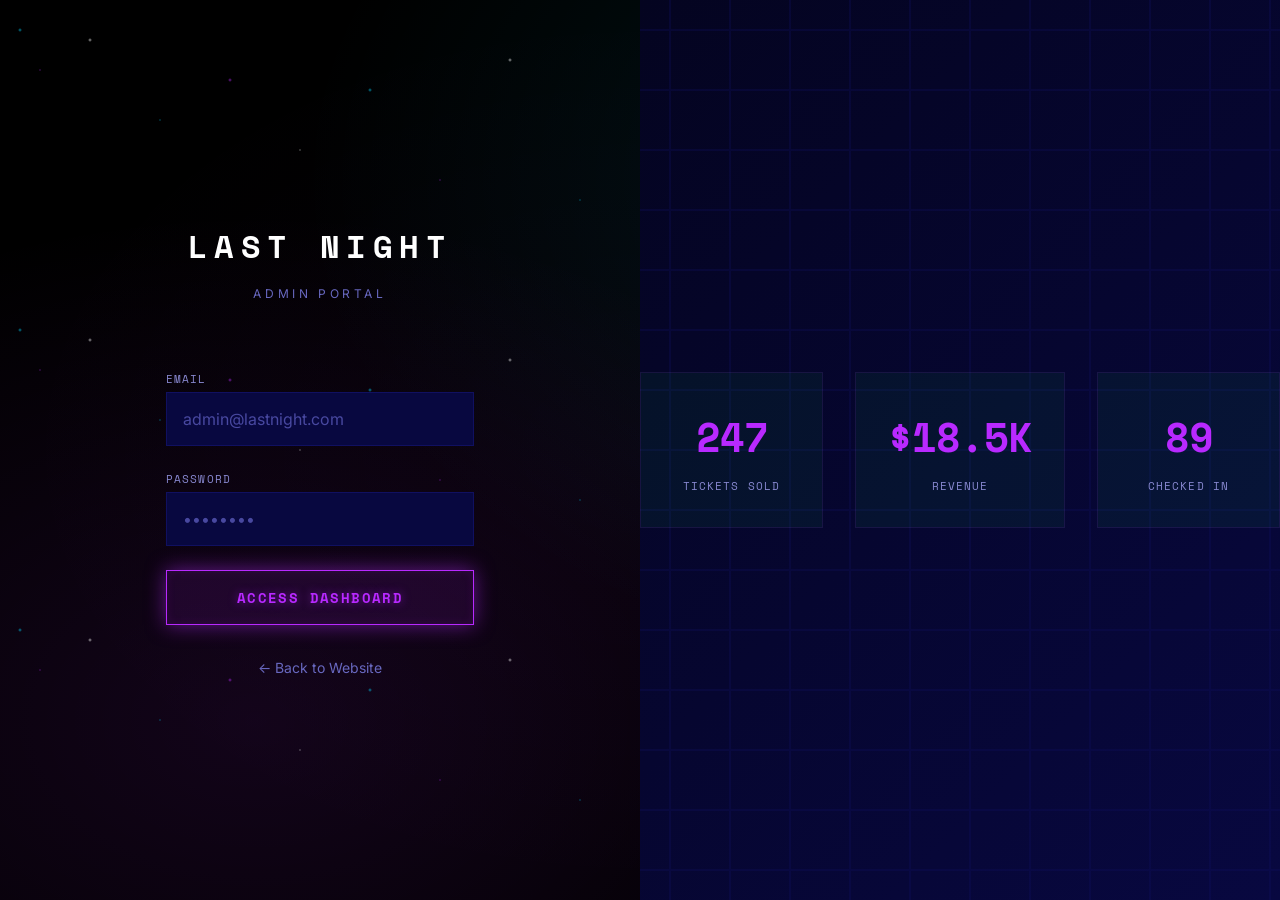
<file: admin-login.html>
<!DOCTYPE html>
<html lang="en">
<head>
    <meta charset="UTF-8">
    <meta name="viewport" content="width=device-width, initial-scale=1.0">
    <title>LAST NIGHT | Admin Login</title>
    <link rel="preconnect" href="https://fonts.googleapis.com">
    <link rel="preconnect" href="https://fonts.gstatic.com" crossorigin>
    <link href="https://fonts.googleapis.com/css2?family=Space+Mono:wght@400;700&family=Inter:wght@300;400;500;600;700&display=swap" rel="stylesheet">
    <link rel="stylesheet" href="styles.css">
    <link rel="stylesheet" href="admin-styles.css">
</head>
<body class="admin-body">
    <div class="admin-login-container">
        <div class="admin-login-card">
            <div class="admin-login-header">
                <span class="admin-logo">LAST NIGHT</span>
                <span class="admin-logo-sub">ADMIN PORTAL</span>
            </div>
            
            <form class="admin-login-form" id="admin-login-form">
                <div class="admin-form-group">
                    <label for="admin-email">EMAIL</label>
                    <input type="email" id="admin-email" name="email" required placeholder="admin@lastnight.com">
                </div>
                
                <div class="admin-form-group">
                    <label for="admin-password">PASSWORD</label>
                    <input type="password" id="admin-password" name="password" required placeholder="••••••••">
                </div>
                
                <div class="admin-error" id="admin-error" style="display: none;">
                    <span class="error-icon">!</span>
                    <span class="error-message">Invalid credentials</span>
                </div>
                
                <button type="submit" class="admin-login-btn">
                    <span class="btn-text">ACCESS DASHBOARD</span>
                    <span class="btn-loading">
                        <svg class="spinner" viewBox="0 0 24 24">
                            <circle cx="12" cy="12" r="10" stroke="currentColor" stroke-width="3" fill="none" stroke-dasharray="60" stroke-dashoffset="20"/>
                        </svg>
                    </span>
                </button>
            </form>
            
            <a href="index.html" class="admin-back-link">← Back to Website</a>
        </div>
        
        <div class="admin-login-visual">
            <div class="visual-grid">
                <div class="visual-stat">
                    <span class="stat-value">247</span>
                    <span class="stat-label">TICKETS SOLD</span>
                </div>
                <div class="visual-stat">
                    <span class="stat-value">$18.5K</span>
                    <span class="stat-label">REVENUE</span>
                </div>
                <div class="visual-stat">
                    <span class="stat-value">89</span>
                    <span class="stat-label">CHECKED IN</span>
                </div>
            </div>
        </div>
    </div>

    <script src="admin-auth.js"></script>
</body>
</html>
</file>
<file: styles.css>
/* ==========================================================================
   LAST NIGHT - THE CONTROLLED AFTERMATH
   Premium Streetwear Landing Page
   ========================================================================== */

/* CSS Variables */
:root {
    /* COSMIC THEME - Neon Purple & Electric Blue */
    --black: #000000;
    --white: #FFFFFF;
    
    /* Primary Cosmic Colors */
    --neon-purple: #B829FF;
    --neon-purple-dim: rgba(184, 41, 255, 0.1);
    --neon-purple-glow: rgba(184, 41, 255, 0.5);
    --electric-blue: #00D4FF;
    --electric-blue-dim: rgba(0, 212, 255, 0.1);
    --electric-blue-glow: rgba(0, 212, 255, 0.5);
    
    /* Legacy accent mapping to cosmic theme */
    --accent: var(--neon-purple);
    --accent-dim: var(--neon-purple-dim);
    --accent-glow: var(--neon-purple-glow);
    --accent-blue: var(--electric-blue);
    --accent-blue-dim: var(--electric-blue-dim);
    --accent-blue-glow: var(--electric-blue-glow);
    
    /* Grays - Deep space tones */
    --gray-100: #E8E8FF;
    --gray-200: #C8C8F0;
    --gray-300: #A8A8E0;
    --gray-400: #8888D0;
    --gray-500: #6868C0;
    --gray-600: #4848A0;
    --gray-700: #282880;
    --gray-800: #101060;
    --gray-900: #080840;
    --gray-950: #040420;
    
    /* Status Colors - Cosmic variants */
    --success: var(--electric-blue);
    --warning: #FF00FF;
    --danger: #FF3366;
    
    /* Typography */
    --font-mono: 'Space Mono', monospace;
    --font-sans: 'Inter', -apple-system, BlinkMacSystemFont, sans-serif;
    
    /* Spacing */
    --space-xs: 0.25rem;
    --space-sm: 0.5rem;
    --space-md: 1rem;
    --space-lg: 1.5rem;
    --space-xl: 2rem;
    --space-2xl: 3rem;
    --space-3xl: 4rem;
    --space-4xl: 6rem;
    
    /* Animation */
    --ease-out: cubic-bezier(0.16, 1, 0.3, 1);
    --ease-in-out: cubic-bezier(0.65, 0, 0.35, 1);
    
    /* Z-index */
    --z-base: 1;
    --z-dropdown: 100;
    --z-sticky: 200;
    --z-modal: 300;
    --z-toast: 400;
    --z-loader: 500;
    --z-cursor: 600;
}

/* ==========================================================================
   Reset & Base
   ========================================================================== */

*, *::before, *::after {
    margin: 0;
    padding: 0;
    box-sizing: border-box;
}

html {
    font-size: 16px;
    scroll-behavior: smooth;
    -webkit-font-smoothing: antialiased;
    -moz-osx-font-smoothing: grayscale;
}

body {
    font-family: var(--font-sans);
    background-color: var(--black);
    color: var(--white);
    line-height: 1.6;
    overflow-x: hidden;
    position: relative;
}

/* Cosmic Background Overlay */
body::before {
    content: '';
    position: fixed;
    top: 0;
    left: 0;
    width: 100%;
    height: 100%;
    background: 
        radial-gradient(ellipse at 20% 80%, var(--neon-purple-dim) 0%, transparent 50%),
        radial-gradient(ellipse at 80% 20%, var(--electric-blue-dim) 0%, transparent 50%),
        radial-gradient(ellipse at 50% 50%, rgba(184, 41, 255, 0.03) 0%, transparent 70%);
    pointer-events: none;
    z-index: -2;
}

/* Starfield on body */
body::after {
    content: '';
    position: fixed;
    top: 0;
    left: 0;
    width: 100%;
    height: 100%;
    background-image: 
        radial-gradient(2px 2px at 20px 30px, var(--electric-blue), transparent),
        radial-gradient(1px 1px at 40px 70px, var(--neon-purple), transparent),
        radial-gradient(2px 2px at 90px 40px, var(--white), transparent),
        radial-gradient(1px 1px at 160px 120px, var(--electric-blue), transparent),
        radial-gradient(2px 2px at 230px 80px, var(--neon-purple), transparent),
        radial-gradient(1px 1px at 300px 150px, var(--white), transparent),
        radial-gradient(2px 2px at 370px 90px, var(--electric-blue), transparent),
        radial-gradient(1px 1px at 440px 180px, var(--neon-purple), transparent),
        radial-gradient(2px 2px at 510px 60px, var(--white), transparent),
        radial-gradient(1px 1px at 580px 200px, var(--electric-blue), transparent),
        radial-gradient(2px 2px at 650px 110px, var(--neon-purple), transparent),
        radial-gradient(1px 1px at 720px 240px, var(--white), transparent),
        radial-gradient(2px 2px at 790px 130px, var(--electric-blue), transparent),
        radial-gradient(1px 1px at 860px 260px, var(--neon-purple), transparent);
    background-repeat: repeat;
    background-size: 1000px 300px;
    animation: starTwinkle 5s ease-in-out infinite;
    pointer-events: none;
    z-index: -1;
    opacity: 0.6;
}

@keyframes starTwinkle {
    0%, 100% { opacity: 0.4; }
    50% { opacity: 0.8; }
}

body.no-scroll {
    overflow: hidden;
}

a {
    color: inherit;
    text-decoration: none;
}

button {
    font-family: inherit;
    cursor: pointer;
    border: none;
    background: none;
}

img {
    max-width: 100%;
    height: auto;
    display: block;
}

input {
    font-family: inherit;
    border: none;
    outline: none;
    background: none;
}

/* Selection */
::selection {
    background: var(--accent);
    color: var(--black);
}

/* Scrollbar */
::-webkit-scrollbar {
    width: 8px;
}

::-webkit-scrollbar-track {
    background: var(--gray-950);
}

::-webkit-scrollbar-thumb {
    background: var(--gray-700);
    border-radius: 4px;
}

::-webkit-scrollbar-thumb:hover {
    background: var(--neon-purple);
}

/* ==========================================================================
   COSMIC THEME - Starfield Background
   ========================================================================== */

/* Starfield Container */
.starfield {
    position: fixed;
    top: 0;
    left: 0;
    width: 100%;
    height: 100%;
    pointer-events: none;
    z-index: 0;
    overflow: hidden;
}

.starfield::before,
.starfield::after {
    content: '';
    position: absolute;
    top: 0;
    left: 0;
    width: 100%;
    height: 100%;
    background-image: 
        radial-gradient(2px 2px at 20px 30px, var(--electric-blue), transparent),
        radial-gradient(2px 2px at 40px 70px, var(--neon-purple), transparent),
        radial-gradient(1px 1px at 90px 40px, var(--white), transparent),
        radial-gradient(2px 2px at 160px 120px, var(--electric-blue), transparent),
        radial-gradient(1px 1px at 230px 80px, var(--neon-purple), transparent),
        radial-gradient(2px 2px at 300px 150px, var(--white), transparent),
        radial-gradient(1px 1px at 370px 90px, var(--electric-blue), transparent),
        radial-gradient(2px 2px at 440px 180px, var(--neon-purple), transparent),
        radial-gradient(1px 1px at 510px 60px, var(--white), transparent),
        radial-gradient(2px 2px at 580px 200px, var(--electric-blue), transparent),
        radial-gradient(1px 1px at 650px 110px, var(--neon-purple), transparent),
        radial-gradient(2px 2px at 720px 240px, var(--white), transparent),
        radial-gradient(1px 1px at 790px 130px, var(--electric-blue), transparent),
        radial-gradient(2px 2px at 860px 260px, var(--neon-purple), transparent),
        radial-gradient(1px 1px at 930px 170px, var(--white), transparent),
        radial-gradient(2px 2px at 1000px 280px, var(--electric-blue), transparent);
    background-repeat: repeat;
    background-size: 1000px 300px;
    animation: twinkle 4s ease-in-out infinite;
    opacity: 0.8;
}

.starfield::after {
    background-size: 800px 400px;
    animation: twinkle 6s ease-in-out infinite reverse;
    opacity: 0.5;
}

@keyframes twinkle {
    0%, 100% { opacity: 0.3; }
    50% { opacity: 1; }
}

/* Shooting Stars */
.shooting-star {
    position: absolute;
    width: 100px;
    height: 2px;
    background: linear-gradient(90deg, transparent, var(--electric-blue), transparent);
    animation: shoot 3s linear infinite;
    opacity: 0;
}

@keyframes shoot {
    0% { transform: translateX(-100px) translateY(100px); opacity: 0; }
    10% { opacity: 1; }
    90% { opacity: 1; }
    100% { transform: translateX(100vw) translateY(-100px); opacity: 0; }
}

/* Cosmic Glow Effects */
.cosmic-glow {
    box-shadow: 
        0 0 20px var(--neon-purple-glow),
        0 0 40px var(--electric-blue-glow),
        inset 0 0 20px rgba(184, 41, 255, 0.1);
}

.cosmic-text-glow {
    text-shadow: 
        0 0 10px var(--neon-purple),
        0 0 20px var(--neon-purple-glow),
        0 0 30px var(--electric-blue-glow);
}

.cosmic-border {
    border: 1px solid var(--neon-purple);
    box-shadow: 
        0 0 10px var(--neon-purple-glow),
        inset 0 0 10px var(--neon-purple-dim);
}

/* Nebula Background Effect */
.nebula-bg {
    position: fixed;
    top: 0;
    left: 0;
    width: 100%;
    height: 100%;
    pointer-events: none;
    z-index: -1;
    background: 
        radial-gradient(ellipse at 20% 80%, var(--neon-purple-dim) 0%, transparent 50%),
        radial-gradient(ellipse at 80% 20%, var(--electric-blue-dim) 0%, transparent 50%),
        radial-gradient(ellipse at 50% 50%, rgba(184, 41, 255, 0.05) 0%, transparent 70%),
        var(--black);
}

/* Selection - Cosmic Style */
::selection {
    background: var(--neon-purple);
    color: var(--white);
    text-shadow: 0 0 10px var(--electric-blue);
}

/* ==========================================================================
   Loader
   ========================================================================== */

.loader {
    position: fixed;
    top: 0;
    left: 0;
    width: 100%;
    height: 100%;
    background: var(--black);
    display: flex;
    align-items: center;
    justify-content: center;
    z-index: var(--z-loader);
    transition: opacity 0.5s ease, visibility 0.5s ease;
}

.loader.hidden {
    opacity: 0;
    visibility: hidden;
}

.loader-content {
    text-align: center;
}

.loader-text {
    font-family: var(--font-mono);
    font-size: 1.5rem;
    font-weight: 700;
    letter-spacing: 0.3em;
    display: block;
    margin-bottom: var(--space-lg);
    animation: pulse 1.5s ease-in-out infinite;
    color: var(--neon-purple);
    text-shadow: 
        0 0 10px var(--neon-purple),
        0 0 20px var(--neon-purple-glow),
        0 0 40px var(--electric-blue-glow);
}

.loader-bar {
    width: 200px;
    height: 2px;
    background: var(--gray-800);
    position: relative;
    overflow: hidden;
}

.loader-bar::after {
    content: '';
    position: absolute;
    left: 0;
    top: 0;
    height: 100%;
    width: 40%;
    background: var(--accent);
    animation: loading 1s ease-in-out infinite;
}

@keyframes loading {
    0% { left: -40%; }
    100% { left: 100%; }
}

@keyframes pulse {
    0%, 100% { opacity: 1; }
    50% { opacity: 0.5; }
}

/* ==========================================================================
   Custom Cursor
   ========================================================================== */

.cursor, .cursor-follower {
    display: none;
}

@media (hover: hover) and (pointer: fine) {
    .cursor {
        display: block;
        position: fixed;
        width: 8px;
        height: 8px;
        background: var(--neon-purple);
        border-radius: 50%;
        pointer-events: none;
        z-index: var(--z-cursor);
        mix-blend-mode: normal;
        transition: transform 0.1s ease;
        box-shadow: 
            0 0 10px var(--neon-purple),
            0 0 20px var(--neon-purple-glow);
    }
    
    .cursor-follower {
        display: block;
        position: fixed;
        width: 40px;
        height: 40px;
        border: 1px solid var(--electric-blue);
        border-radius: 50%;
        pointer-events: none;
        z-index: var(--z-cursor);
        opacity: 0.5;
        transition: transform 0.3s ease, width 0.3s ease, height 0.3s ease, opacity 0.3s ease;
        box-shadow: 
            0 0 10px var(--electric-blue-glow),
            inset 0 0 10px var(--electric-blue-dim);
    }
    
    .cursor.hover {
        transform: scale(2);
        background: var(--electric-blue);
        box-shadow: 
            0 0 15px var(--electric-blue),
            0 0 30px var(--electric-blue-glow);
    }
    
    .cursor-follower.hover {
        width: 60px;
        height: 60px;
        opacity: 0.3;
        border-color: var(--neon-purple);
        box-shadow: 
            0 0 20px var(--neon-purple-glow),
            inset 0 0 20px var(--neon-purple-dim);
    }
}

/* ==========================================================================
   Navigation
   ========================================================================== */

.nav {
    position: fixed;
    top: 0;
    left: 0;
    width: 100%;
    padding: var(--space-lg) var(--space-xl);
    z-index: var(--z-sticky);
    transition: all 0.4s var(--ease-out);
}

.nav.scrolled {
    background: rgba(0, 0, 0, 0.9);
    backdrop-filter: blur(20px);
    -webkit-backdrop-filter: blur(20px);
    padding: var(--space-md) var(--space-xl);
}

.nav-container {
    max-width: 1400px;
    margin: 0 auto;
    display: flex;
    align-items: center;
    justify-content: space-between;
}

.nav-logo {
    display: flex;
    align-items: center;
    gap: var(--space-sm);
}

.logo-text {
    font-family: var(--font-mono);
    font-size: 1.25rem;
    font-weight: 700;
    letter-spacing: 0.2em;
}

.logo-zzz {
    font-family: var(--font-mono);
    font-size: 0.75rem;
    color: var(--accent);
    opacity: 0.7;
    animation: blink 2s ease-in-out infinite;
}

@keyframes blink {
    0%, 100% { opacity: 0.7; }
    50% { opacity: 0.3; }
}

.nav-links {
    display: flex;
    align-items: center;
    gap: var(--space-xl);
}

.nav-link {
    font-family: var(--font-mono);
    font-size: 0.75rem;
    letter-spacing: 0.15em;
    position: relative;
    padding: var(--space-sm) 0;
    transition: all 0.3s ease;
}

.nav-link::after {
    content: '';
    position: absolute;
    bottom: 0;
    left: 0;
    width: 0;
    height: 1px;
    background: var(--electric-blue);
    transition: width 0.3s var(--ease-out);
    box-shadow: 0 0 10px var(--electric-blue-glow);
}

.nav-link:hover {
    color: var(--electric-blue);
    text-shadow: 0 0 10px var(--electric-blue-glow);
}

.nav-link:hover::after {
    width: 100%;
}

.nav-link-accent {
    color: var(--neon-purple);
    text-shadow: 0 0 10px var(--neon-purple-glow);
}

.nav-link-accent::after {
    background: var(--neon-purple);
    box-shadow: 0 0 10px var(--neon-purple-glow);
}

.nav-link-accent:hover {
    color: var(--electric-blue);
    text-shadow: 0 0 15px var(--electric-blue-glow);
}

.nav-menu-btn {
    display: none;
    width: 32px;
    height: 24px;
    flex-direction: column;
    justify-content: space-between;
    padding: 4px 0;
}

.nav-menu-btn span {
    display: block;
    width: 100%;
    height: 2px;
    background: var(--white);
    transition: all 0.3s ease;
}

.nav-menu-btn.active span:first-child {
    transform: rotate(45deg) translate(6px, 6px);
}

.nav-menu-btn.active span:last-child {
    transform: rotate(-45deg) translate(6px, -6px);
}

/* Mobile Menu */
.mobile-menu {
    position: fixed;
    top: 0;
    left: 0;
    width: 100%;
    height: 100%;
    background: var(--black);
    z-index: var(--z-modal);
    display: flex;
    align-items: center;
    justify-content: center;
    opacity: 0;
    visibility: hidden;
    transition: all 0.4s var(--ease-out);
}

.mobile-menu.active {
    opacity: 1;
    visibility: visible;
}

.mobile-menu-content {
    display: flex;
    flex-direction: column;
    align-items: center;
    gap: var(--space-xl);
}

.mobile-link {
    font-family: var(--font-mono);
    font-size: 1.5rem;
    letter-spacing: 0.2em;
    transform: translateY(20px);
    opacity: 0;
    transition: all 0.4s var(--ease-out);
}

.mobile-menu.active .mobile-link {
    transform: translateY(0);
    opacity: 1;
}

.mobile-menu.active .mobile-link:nth-child(1) { transition-delay: 0.1s; }
.mobile-menu.active .mobile-link:nth-child(2) { transition-delay: 0.2s; }
.mobile-menu.active .mobile-link:nth-child(3) { transition-delay: 0.3s; }

@media (max-width: 768px) {
    .nav-links {
        display: none;
    }
    
    .nav-menu-btn {
        display: flex;
    }
}

/* ==========================================================================
   Hero Section
   ========================================================================== */

.hero {
    position: relative;
    min-height: 100vh;
    display: flex;
    align-items: center;
    justify-content: center;
    overflow: hidden;
}

.hero-video-container {
    position: absolute;
    top: 0;
    left: 0;
    width: 100%;
    height: 100%;
}

.hero-video {
    width: 100%;
    height: 100%;
    object-fit: cover;
    filter: grayscale(30%) contrast(1.1);
}

.hero-video-overlay {
    position: absolute;
    top: 0;
    left: 0;
    width: 100%;
    height: 100%;
    background: linear-gradient(
        to bottom,
        rgba(0, 0, 0, 0.7) 0%,
        rgba(0, 0, 0, 0.4) 50%,
        rgba(0, 0, 0, 0.9) 100%
    );
}

.hero-grain {
    position: absolute;
    top: 0;
    left: 0;
    width: 100%;
    height: 100%;
    background-image: url("data:image/svg+xml,%3Csvg viewBox='0 0 256 256' xmlns='http://www.w3.org/2000/svg'%3E%3Cfilter id='noise'%3E%3CfeTurbulence type='fractalNoise' baseFrequency='0.9' numOctaves='4' stitchTiles='stitch'/%3E%3C/filter%3E%3Crect width='100%25' height='100%25' filter='url(%23noise)'/%3E%3C/svg%3E");
    opacity: 0.03;
    pointer-events: none;
}

.hero-content {
    position: relative;
    z-index: var(--z-base);
    text-align: center;
    padding: var(--space-xl);
    max-width: 900px;
}

.hero-badge {
    display: inline-flex;
    align-items: center;
    gap: var(--space-sm);
    background: var(--neon-purple-dim);
    border: 1px solid var(--neon-purple);
    padding: var(--space-sm) var(--space-md);
    font-family: var(--font-mono);
    font-size: 0.7rem;
    letter-spacing: 0.2em;
    margin-bottom: var(--space-xl);
    animation: fadeInUp 1s var(--ease-out) 0.5s both;
    box-shadow: 
        0 0 15px var(--neon-purple-glow),
        inset 0 0 10px var(--neon-purple-dim);
}

.badge-dot {
    width: 6px;
    height: 6px;
    background: var(--electric-blue);
    border-radius: 50%;
    animation: pulse 1.5s ease-in-out infinite;
    box-shadow: 0 0 10px var(--electric-blue-glow);
}

.hero-title {
    margin-bottom: var(--space-lg);
}

.title-line {
    display: block;
    font-family: var(--font-mono);
    font-size: clamp(2rem, 8vw, 5rem);
    font-weight: 700;
    letter-spacing: 0.05em;
    line-height: 1.1;
    animation: fadeInUp 1s var(--ease-out) 0.7s both;
}

.title-line-accent {
    color: var(--neon-purple);
    animation-delay: 0.9s;
    text-shadow: 
        0 0 10px var(--neon-purple),
        0 0 20px var(--neon-purple-glow),
        0 0 40px var(--electric-blue-glow);
}

.hero-subtitle {
    font-family: var(--font-mono);
    font-size: 0.9rem;
    color: var(--gray-400);
    letter-spacing: 0.2em;
    margin-bottom: var(--space-2xl);
    animation: fadeInUp 1s var(--ease-out) 1.1s both;
}

/* Countdown Timer */
.countdown {
    margin-bottom: var(--space-2xl);
    animation: fadeInUp 1s var(--ease-out) 1.3s both;
}

.countdown-label {
    font-family: var(--font-mono);
    font-size: 0.7rem;
    letter-spacing: 0.3em;
    color: var(--gray-500);
    margin-bottom: var(--space-md);
}

.countdown-timer {
    display: flex;
    align-items: center;
    justify-content: center;
    gap: var(--space-md);
}

.countdown-block {
    display: flex;
    flex-direction: column;
    align-items: center;
}

.countdown-number {
    font-family: var(--font-mono);
    font-size: clamp(2rem, 6vw, 4rem);
    font-weight: 700;
    line-height: 1;
    min-width: 80px;
    background: var(--neon-purple-dim);
    border: 1px solid var(--neon-purple);
    padding: var(--space-md);
    color: var(--electric-blue);
    text-shadow: 0 0 10px var(--electric-blue-glow);
    box-shadow: 
        0 0 15px var(--neon-purple-glow),
        inset 0 0 10px var(--neon-purple-dim);
}

.countdown-unit {
    font-family: var(--font-mono);
    font-size: 0.6rem;
    letter-spacing: 0.2em;
    color: var(--gray-500);
    margin-top: var(--space-xs);
}

.countdown-separator {
    font-family: var(--font-mono);
    font-size: 2rem;
    color: var(--neon-purple);
    animation: blink 1s step-end infinite;
    text-shadow: 0 0 15px var(--neon-purple-glow);
}

/* Hero CTA */
.hero-cta {
    display: inline-flex;
    align-items: center;
    gap: var(--space-md);
    background: transparent;
    color: var(--electric-blue);
    padding: var(--space-md) var(--space-xl);
    font-family: var(--font-mono);
    font-size: 0.8rem;
    font-weight: 600;
    letter-spacing: 0.15em;
    transition: all 0.3s ease;
    animation: fadeInUp 1s var(--ease-out) 1.5s both;
    border: 1px solid var(--electric-blue);
    box-shadow: 
        0 0 15px var(--electric-blue-glow),
        inset 0 0 10px var(--electric-blue-dim);
    text-shadow: 0 0 10px var(--electric-blue-glow);
}

.hero-cta:hover {
    background: var(--neon-purple-dim);
    border-color: var(--neon-purple);
    color: var(--neon-purple);
    transform: translateY(-2px);
    box-shadow: 
        0 0 25px var(--neon-purple-glow),
        inset 0 0 15px var(--neon-purple-dim);
    text-shadow: 0 0 15px var(--neon-purple-glow);
}

.hero-cta svg {
    animation: bounce 2s ease-in-out infinite;
}

@keyframes bounce {
    0%, 100% { transform: translateY(0); }
    50% { transform: translateY(5px); }
}

/* Scroll Indicator */
.hero-scroll-indicator {
    position: absolute;
    bottom: var(--space-xl);
    left: 50%;
    transform: translateX(-50%);
    display: flex;
    flex-direction: column;
    align-items: center;
    gap: var(--space-sm);
    animation: fadeInUp 1s var(--ease-out) 2s both;
}

.hero-scroll-indicator span {
    font-family: var(--font-mono);
    font-size: 0.6rem;
    letter-spacing: 0.3em;
    color: var(--gray-500);
}

.scroll-line {
    width: 1px;
    height: 60px;
    background: linear-gradient(to bottom, var(--gray-500), transparent);
    animation: scrollIndicator 2s ease-in-out infinite;
}

@keyframes scrollIndicator {
    0% { transform: scaleY(0); transform-origin: top; }
    50% { transform: scaleY(1); transform-origin: top; }
    51% { transform-origin: bottom; }
    100% { transform: scaleY(0); transform-origin: bottom; }
}

@keyframes fadeInUp {
    from {
        opacity: 0;
        transform: translateY(30px);
    }
    to {
        opacity: 1;
        transform: translateY(0);
    }
}

/* ==========================================================================
   Marquee
   ========================================================================== */

.marquee {
    background: var(--black);
    border-top: 1px solid var(--neon-purple);
    border-bottom: 1px solid var(--electric-blue);
    padding: var(--space-md) 0;
    overflow: hidden;
    box-shadow: 
        0 0 20px var(--neon-purple-glow),
        inset 0 0 20px var(--electric-blue-dim);
}

.marquee-content {
    display: flex;
    gap: var(--space-xl);
    white-space: nowrap;
    animation: marquee 30s linear infinite;
}

.marquee-content span {
    font-family: var(--font-mono);
    font-size: 0.75rem;
    letter-spacing: 0.2em;
    color: var(--electric-blue);
    text-shadow: 0 0 10px var(--electric-blue-glow);
}

.marquee-dot {
    color: var(--neon-purple) !important;
    text-shadow: 0 0 15px var(--neon-purple-glow);
}

@keyframes marquee {
    from { transform: translateX(0); }
    to { transform: translateX(-50%); }
}

/* ==========================================================================
   Products Section
   ========================================================================== */

.products {
    padding: var(--space-4xl) var(--space-xl);
    max-width: 1400px;
    margin: 0 auto;
}

.products-header {
    text-align: center;
    margin-bottom: var(--space-3xl);
}

.section-label {
    display: inline-flex;
    align-items: center;
    gap: var(--space-md);
    margin-bottom: var(--space-lg);
}

.label-number {
    font-family: var(--font-mono);
    font-size: 0.7rem;
    color: var(--neon-purple);
    letter-spacing: 0.1em;
    text-shadow: 0 0 10px var(--neon-purple-glow);
}

.label-text {
    font-family: var(--font-mono);
    font-size: 0.7rem;
    letter-spacing: 0.3em;
    color: var(--electric-blue);
    text-shadow: 0 0 10px var(--electric-blue-glow);
}

.products-title {
    font-family: var(--font-mono);
    font-size: clamp(2rem, 5vw, 3.5rem);
    font-weight: 700;
    letter-spacing: 0.1em;
    margin-bottom: var(--space-md);
}

.products-description {
    font-size: 1rem;
    color: var(--gray-400);
    letter-spacing: 0.05em;
}

/* Products Grid */
.products-grid {
    display: grid;
    grid-template-columns: repeat(3, 1fr);
    gap: var(--space-xl);
    margin-bottom: var(--space-3xl);
}

@media (max-width: 1024px) {
    .products-grid {
        grid-template-columns: repeat(2, 1fr);
    }
}

@media (max-width: 640px) {
    .products-grid {
        grid-template-columns: 1fr;
    }
}

/* Product Card */
.product-card {
    position: relative;
    background: var(--gray-950);
    border: 1px solid var(--gray-800);
    transition: all 0.4s var(--ease-out);
}

.product-card:hover {
    border-color: var(--gray-600);
    transform: translateY(-5px);
}

.product-card-featured {
    grid-column: span 1;
}

@media (min-width: 1024px) {
    .product-card-featured {
        grid-row: span 1;
    }
}

.product-badge {
    position: absolute;
    top: var(--space-md);
    left: var(--space-md);
    background: var(--accent);
    color: var(--black);
    font-family: var(--font-mono);
    font-size: 0.6rem;
    font-weight: 700;
    letter-spacing: 0.1em;
    padding: var(--space-xs) var(--space-sm);
    z-index: 2;
}

.product-image-container {
    position: relative;
    aspect-ratio: 3/4;
    overflow: hidden;
}

.product-image {
    width: 100%;
    height: 100%;
    background-size: cover;
    background-position: center;
    background-color: var(--gray-900);
    filter: grayscale(20%);
    transition: all 0.6s var(--ease-out);
}

.product-card:hover .product-image {
    transform: scale(1.05);
    filter: grayscale(0%);
}

.product-image-overlay {
    position: absolute;
    top: 0;
    left: 0;
    width: 100%;
    height: 100%;
    background: linear-gradient(to top, rgba(0, 0, 0, 0.5), transparent);
}

.product-quick-view {
    position: absolute;
    bottom: 0;
    left: 0;
    width: 100%;
    padding: var(--space-lg);
    background: rgba(0, 0, 0, 0.8);
    backdrop-filter: blur(10px);
    transform: translateY(100%);
    transition: transform 0.4s var(--ease-out);
}

.product-card:hover .product-quick-view {
    transform: translateY(0);
}

.product-quick-view span {
    font-family: var(--font-mono);
    font-size: 0.7rem;
    letter-spacing: 0.2em;
    cursor: pointer;
}

.product-info {
    padding: var(--space-lg);
}

.product-meta {
    display: flex;
    justify-content: space-between;
    align-items: center;
    margin-bottom: var(--space-sm);
}

.product-number {
    font-family: var(--font-mono);
    font-size: 0.7rem;
    color: var(--gray-500);
    letter-spacing: 0.1em;
}

.product-stock {
    display: flex;
    align-items: center;
    gap: var(--space-xs);
    font-family: var(--font-mono);
    font-size: 0.65rem;
    letter-spacing: 0.1em;
}

.stock-dot {
    width: 6px;
    height: 6px;
    background: var(--success);
    border-radius: 50%;
    animation: pulse 2s ease-in-out infinite;
}

.stock-dot-low {
    background: var(--warning);
}

.product-name {
    font-family: var(--font-mono);
    font-size: 1rem;
    font-weight: 700;
    letter-spacing: 0.1em;
    margin-bottom: var(--space-xs);
}

.product-tagline {
    font-size: 0.8rem;
    color: var(--gray-500);
    margin-bottom: var(--space-md);
}

.product-price-row {
    display: flex;
    justify-content: space-between;
    align-items: center;
}

.product-price {
    font-family: var(--font-mono);
    font-size: 1.25rem;
    font-weight: 700;
}

.product-btn {
    background: var(--white);
    color: var(--black);
    font-family: var(--font-mono);
    font-size: 0.65rem;
    font-weight: 600;
    letter-spacing: 0.1em;
    padding: var(--space-sm) var(--space-md);
    transition: all 0.3s ease;
}

.product-btn:hover {
    background: var(--accent);
}

/* Mystery Box */
.mystery-box {
    position: relative;
    background: linear-gradient(135deg, var(--gray-950), var(--gray-900));
    border: 2px solid var(--accent);
    overflow: hidden;
}

.mystery-box-grain {
    position: absolute;
    top: 0;
    left: 0;
    width: 100%;
    height: 100%;
    background-image: url("data:image/svg+xml,%3Csvg viewBox='0 0 256 256' xmlns='http://www.w3.org/2000/svg'%3E%3Cfilter id='noise'%3E%3CfeTurbulence type='fractalNoise' baseFrequency='0.9' numOctaves='4' stitchTiles='stitch'/%3E%3C/filter%3E%3Crect width='100%25' height='100%25' filter='url(%23noise)'/%3E%3C/svg%3E");
    opacity: 0.05;
    pointer-events: none;
}

.mystery-box-content {
    position: relative;
    display: grid;
    grid-template-columns: auto 1fr auto;
    gap: var(--space-2xl);
    align-items: center;
    padding: var(--space-2xl);
}

@media (max-width: 900px) {
    .mystery-box-content {
        grid-template-columns: 1fr;
        text-align: center;
    }
}

.mystery-badge {
    background: var(--accent);
    color: var(--black);
    font-family: var(--font-mono);
    font-size: 0.7rem;
    font-weight: 700;
    letter-spacing: 0.15em;
    padding: var(--space-md) var(--space-lg);
    writing-mode: vertical-rl;
    text-orientation: mixed;
    transform: rotate(180deg);
}

@media (max-width: 900px) {
    .mystery-badge {
        writing-mode: horizontal-tb;
        transform: none;
        display: inline-block;
    }
}

.mystery-title {
    font-family: var(--font-mono);
    font-size: clamp(1.5rem, 3vw, 2rem);
    font-weight: 700;
    letter-spacing: 0.1em;
    margin-bottom: var(--space-md);
}

.mystery-description {
    color: var(--gray-400);
    margin-bottom: var(--space-lg);
    max-width: 500px;
}

.mystery-includes {
    display: flex;
    flex-wrap: wrap;
    gap: var(--space-md);
    list-style: none;
}

.mystery-includes li {
    font-family: var(--font-mono);
    font-size: 0.75rem;
    color: var(--gray-300);
    padding: var(--space-xs) var(--space-sm);
    background: rgba(255, 255, 255, 0.05);
    border: 1px solid var(--gray-700);
}

.mystery-action {
    text-align: center;
}

.mystery-price {
    margin-bottom: var(--space-lg);
}

.mystery-price-label {
    display: block;
    font-family: var(--font-mono);
    font-size: 0.6rem;
    letter-spacing: 0.2em;
    color: var(--gray-500);
    margin-bottom: var(--space-xs);
}

.mystery-price-value {
    display: block;
    font-family: var(--font-mono);
    font-size: 2.5rem;
    font-weight: 700;
}

.mystery-price-saved {
    display: block;
    font-family: var(--font-mono);
    font-size: 0.75rem;
    color: var(--accent);
    margin-top: var(--space-xs);
}

.mystery-btn {
    display: flex;
    flex-direction: column;
    align-items: center;
    gap: var(--space-xs);
    background: var(--white);
    color: var(--black);
    padding: var(--space-md) var(--space-2xl);
    transition: all 0.3s ease;
}

.mystery-btn span:first-child {
    font-family: var(--font-mono);
    font-size: 0.8rem;
    font-weight: 700;
    letter-spacing: 0.15em;
}

.mystery-btn-stock {
    font-size: 0.65rem;
    color: var(--gray-600);
    text-transform: lowercase;
}

.mystery-btn:hover {
    background: var(--accent);
}

/* ==========================================================================
   Community Section
   ========================================================================== */

.community {
    padding: var(--space-4xl) var(--space-xl);
    background: var(--gray-950);
}

.community-header {
    text-align: center;
    max-width: 1400px;
    margin: 0 auto var(--space-3xl);
}

.community-title {
    font-family: var(--font-mono);
    font-size: clamp(2rem, 5vw, 3.5rem);
    font-weight: 700;
    letter-spacing: 0.1em;
    margin-bottom: var(--space-md);
}

.community-description {
    font-size: 1rem;
    color: var(--gray-400);
    letter-spacing: 0.05em;
}

.community-grid {
    display: grid;
    grid-template-columns: repeat(4, 1fr);
    grid-template-rows: repeat(2, 300px);
    gap: var(--space-md);
    max-width: 1400px;
    margin: 0 auto;
}

@media (max-width: 1024px) {
    .community-grid {
        grid-template-columns: repeat(2, 1fr);
        grid-template-rows: auto;
    }
}

@media (max-width: 640px) {
    .community-grid {
        grid-template-columns: 1fr;
    }
}

.community-item {
    position: relative;
    overflow: hidden;
    cursor: pointer;
}

.community-item-tall {
    grid-row: span 2;
}

.community-item-wide {
    grid-column: span 2;
}

@media (max-width: 640px) {
    .community-item-tall,
    .community-item-wide {
        grid-row: span 1;
        grid-column: span 1;
    }
    
    .community-item {
        aspect-ratio: 1;
    }
}

.community-image {
    width: 100%;
    height: 100%;
    background-size: cover;
    background-position: center;
    background-color: var(--gray-800);
    filter: grayscale(40%) contrast(1.1);
    transition: all 0.6s var(--ease-out);
}

/* Video tile inside community grid */
.community-video {
    width: 100%;
    height: 100%;
    object-fit: cover;
    display: block;
    background-color: var(--gray-900);
}

.community-item-featured .community-image {
    background-size: cover;
    background-position: center;
    filter: contrast(0.9) saturate(1.05);
}

/* Play overlay button for video tiles (mobile-friendly) */
.video-play-overlay {
    position: absolute;
    inset: 0;
    display: flex;
    align-items: center;
    justify-content: center;
    z-index: 3;
    background: linear-gradient(0deg, rgba(0,0,0,0.35), rgba(0,0,0,0.1));
    cursor: pointer;
}

.video-play-overlay .play-btn {
    width: 72px;
    height: 72px;
    border-radius: 50%;
    background: rgba(184,41,255,0.9);
    display: inline-flex;
    align-items: center;
    justify-content: center;
    box-shadow: 0 0 20px var(--neon-purple-glow), 0 0 40px var(--electric-blue-glow);
    border: 2px solid rgba(255,255,255,0.08);
}

.video-play-overlay .play-btn::before {
    content: '';
    display: block;
    width: 0;
    height: 0;
    border-left: 18px solid var(--black);
    border-top: 12px solid transparent;
    border-bottom: 12px solid transparent;
}

@media (min-width: 768px) {
    /* hide overlay on large screens where autoplay likely works */
    .video-play-overlay { display: none; }
}

.community-item:hover .community-image {
    transform: scale(1.1);
    filter: grayscale(0%) contrast(1);
}

.community-overlay {
    position: absolute;
    bottom: 0;
    left: 0;
    width: 100%;
    padding: var(--space-lg);
    background: linear-gradient(to top, rgba(0, 0, 0, 0.9), transparent);
    transform: translateY(100%);
    transition: transform 0.4s var(--ease-out);
}

.community-item:hover .community-overlay {
    transform: translateY(0);
}

.community-tag {
    display: block;
    font-family: var(--font-mono);
    font-size: 0.85rem;
    font-weight: 600;
    margin-bottom: var(--space-xs);
}

.community-location {
    font-family: var(--font-mono);
    font-size: 0.65rem;
    color: var(--accent);
    letter-spacing: 0.1em;
}

.community-cctv {
    position: absolute;
    top: var(--space-md);
    right: var(--space-md);
    font-family: var(--font-mono);
    font-size: 0.6rem;
    color: var(--danger);
    letter-spacing: 0.1em;
    animation: blink 1s step-end infinite;
}

/* ==========================================================================
   Stats Section
   ========================================================================== */

.stats {
    padding: var(--space-3xl) var(--space-xl);
    border-top: 1px solid var(--gray-800);
    border-bottom: 1px solid var(--gray-800);
}

.stats-container {
    display: flex;
    justify-content: center;
    align-items: center;
    gap: var(--space-3xl);
    max-width: 1200px;
    margin: 0 auto;
    flex-wrap: wrap;
}

.stat-item {
    text-align: center;
}

.stat-number {
    font-family: var(--font-mono);
    font-size: clamp(2rem, 5vw, 3.5rem);
    font-weight: 700;
    display: inline;
}

.stat-prefix,
.stat-suffix {
    font-family: var(--font-mono);
    font-size: clamp(1.5rem, 3vw, 2rem);
    color: var(--gray-500);
}

.stat-label {
    display: block;
    font-family: var(--font-mono);
    font-size: 0.65rem;
    letter-spacing: 0.2em;
    color: var(--gray-500);
    margin-top: var(--space-sm);
}

.stat-divider {
    width: 1px;
    height: 60px;
    background: var(--gray-800);
}

@media (max-width: 768px) {
    .stats-container {
        gap: var(--space-xl);
    }
    
    .stat-divider {
        display: none;
    }
    
    .stat-item {
        flex: 1 1 45%;
    }
}

/* ==========================================================================
   Blacklist Section
   ========================================================================== */

.blacklist {
    padding: var(--space-4xl) var(--space-xl);
    background: var(--black);
}

.blacklist-container {
    display: grid;
    grid-template-columns: 1fr 1fr;
    gap: var(--space-4xl);
    align-items: center;
    max-width: 1200px;
    margin: 0 auto;
}

@media (max-width: 900px) {
    .blacklist-container {
        grid-template-columns: 1fr;
        gap: var(--space-2xl);
    }
}

.blacklist-title {
    font-family: var(--font-mono);
    font-size: clamp(2rem, 5vw, 3rem);
    font-weight: 700;
    letter-spacing: 0.1em;
    margin-bottom: var(--space-md);
}

.blacklist-description {
    color: var(--gray-400);
    margin-bottom: var(--space-2xl);
    max-width: 450px;
}

.blacklist-form {
    max-width: 400px;
}

.form-group {
    position: relative;
    margin-bottom: var(--space-lg);
}

.form-group input {
    width: 100%;
    background: var(--gray-950);
    border: 1px solid var(--gray-700);
    padding: var(--space-lg) var(--space-md) var(--space-sm);
    font-size: 1rem;
    color: var(--white);
    transition: all 0.3s ease;
}

.form-group input:focus {
    border-color: var(--accent);
}

.form-group label {
    position: absolute;
    top: var(--space-sm);
    left: var(--space-md);
    font-family: var(--font-mono);
    font-size: 0.6rem;
    letter-spacing: 0.15em;
    color: var(--gray-500);
    pointer-events: none;
}

.blacklist-btn {
    width: 100%;
    background: var(--neon-purple-dim);
    color: var(--neon-purple);
    padding: var(--space-lg);
    font-family: var(--font-mono);
    font-size: 0.85rem;
    font-weight: 700;
    letter-spacing: 0.15em;
    transition: all 0.3s ease;
    position: relative;
    overflow: hidden;
    border: 1px solid var(--neon-purple);
    box-shadow: 
        0 0 20px var(--neon-purple-glow),
        inset 0 0 10px var(--neon-purple-dim);
    text-shadow: 0 0 10px var(--neon-purple-glow);
}

.blacklist-btn:hover {
    background: var(--electric-blue-dim);
    border-color: var(--electric-blue);
    color: var(--electric-blue);
    box-shadow: 
        0 0 30px var(--electric-blue-glow),
        inset 0 0 15px var(--electric-blue-dim);
    text-shadow: 0 0 15px var(--electric-blue-glow);
}

.blacklist-btn.loading .btn-text {
    opacity: 0;
}

.blacklist-btn.loading .btn-loading {
    opacity: 1;
}

.btn-loading {
    position: absolute;
    top: 50%;
    left: 50%;
    transform: translate(-50%, -50%);
    opacity: 0;
    transition: opacity 0.3s ease;
}

.spinner {
    width: 24px;
    height: 24px;
    animation: spin 1s linear infinite;
}

@keyframes spin {
    from { transform: rotate(0deg); }
    to { transform: rotate(360deg); }
}

.blacklist-success {
    display: none;
    text-align: center;
    padding: var(--space-2xl);
    animation: fadeInUp 0.5s var(--ease-out);
}

.blacklist-success.show {
    display: block;
}

.success-icon {
    width: 60px;
    height: 60px;
    border: 2px solid var(--accent);
    border-radius: 50%;
    display: flex;
    align-items: center;
    justify-content: center;
    font-size: 1.5rem;
    color: var(--accent);
    margin: 0 auto var(--space-lg);
}

.blacklist-success h3 {
    font-family: var(--font-mono);
    font-size: 1.5rem;
    letter-spacing: 0.1em;
    margin-bottom: var(--space-sm);
}

.blacklist-success p {
    color: var(--gray-400);
}

.blacklist-note {
    display: flex;
    align-items: center;
    gap: var(--space-sm);
    font-size: 0.75rem;
    color: var(--gray-500);
    margin-top: var(--space-lg);
}

/* Blacklist Card */
.blacklist-visual {
    display: flex;
    justify-content: center;
}

.blacklist-card {
    width: 100%;
    max-width: 380px;
    aspect-ratio: 1.6;
    background: linear-gradient(135deg, var(--gray-900), var(--gray-950));
    border: 1px solid var(--gray-700);
    padding: var(--space-xl);
    display: flex;
    flex-direction: column;
    justify-content: space-between;
    position: relative;
    overflow: hidden;
}

.blacklist-card::before {
    content: '';
    position: absolute;
    top: -50%;
    left: -50%;
    width: 200%;
    height: 200%;
    background: linear-gradient(
        45deg,
        transparent 40%,
        rgba(255, 255, 255, 0.03) 50%,
        transparent 60%
    );
    animation: shimmer 3s ease-in-out infinite;
}

@keyframes shimmer {
    0% { transform: translateX(-100%) rotate(45deg); }
    100% { transform: translateX(100%) rotate(45deg); }
}

.card-header {
    display: flex;
    justify-content: space-between;
    align-items: flex-start;
}

.card-logo {
    font-family: var(--font-mono);
    font-size: 1.5rem;
    font-weight: 700;
    color: var(--accent);
}

.card-type {
    font-family: var(--font-mono);
    font-size: 0.6rem;
    letter-spacing: 0.2em;
    color: var(--gray-500);
}

.card-number {
    display: flex;
    gap: var(--space-lg);
    font-family: var(--font-mono);
    font-size: 1.25rem;
    letter-spacing: 0.2em;
}

.card-footer {
    display: flex;
    justify-content: space-between;
    align-items: flex-end;
}

.card-label {
    display: block;
    font-family: var(--font-mono);
    font-size: 0.5rem;
    letter-spacing: 0.15em;
    color: var(--gray-500);
    margin-bottom: var(--space-xs);
}

.card-value {
    font-family: var(--font-mono);
    font-size: 0.9rem;
}

.card-status {
    display: flex;
    align-items: center;
    gap: var(--space-xs);
    font-family: var(--font-mono);
    font-size: 0.6rem;
    letter-spacing: 0.1em;
}

.status-dot {
    width: 6px;
    height: 6px;
    background: var(--accent);
    border-radius: 50%;
    animation: pulse 2s ease-in-out infinite;
}

/* ==========================================================================
   Footer
   ========================================================================== */

.footer {
    background: var(--gray-950);
    border-top: 1px solid var(--gray-800);
    padding: var(--space-4xl) var(--space-xl) var(--space-xl);
}

.footer-container {
    max-width: 1200px;
    margin: 0 auto;
}

.footer-top {
    display: grid;
    grid-template-columns: 1fr 2fr 1fr;
    gap: var(--space-3xl);
    margin-bottom: var(--space-3xl);
}

@media (max-width: 900px) {
    .footer-top {
        grid-template-columns: 1fr;
        text-align: center;
    }
}

.footer-logo {
    font-family: var(--font-mono);
    font-size: 1.5rem;
    font-weight: 700;
    letter-spacing: 0.2em;
    display: block;
    margin-bottom: var(--space-sm);
}

.footer-tagline {
    font-size: 0.85rem;
    color: var(--gray-500);
}

.footer-links {
    display: flex;
    justify-content: center;
    gap: var(--space-3xl);
}

@media (max-width: 640px) {
    .footer-links {
        flex-direction: column;
        gap: var(--space-xl);
    }
}

.footer-column h4 {
    font-family: var(--font-mono);
    font-size: 0.7rem;
    letter-spacing: 0.2em;
    margin-bottom: var(--space-md);
}

.footer-column a {
    display: block;
    font-size: 0.85rem;
    color: var(--gray-500);
    margin-bottom: var(--space-sm);
    transition: color 0.3s ease;
}

.footer-column a:hover {
    color: var(--white);
}

.footer-social {
    display: flex;
    gap: var(--space-md);
    justify-content: flex-end;
}

@media (max-width: 900px) {
    .footer-social {
        justify-content: center;
    }
}

.social-link {
    width: 44px;
    height: 44px;
    display: flex;
    align-items: center;
    justify-content: center;
    border: 1px solid var(--gray-700);
    transition: all 0.3s ease;
}

.social-link:hover {
    border-color: var(--accent);
    color: var(--accent);
}

.footer-bottom {
    display: flex;
    justify-content: space-between;
    align-items: center;
    padding-top: var(--space-xl);
    border-top: 1px solid var(--gray-800);
}

@media (max-width: 640px) {
    .footer-bottom {
        flex-direction: column;
        gap: var(--space-md);
    }
}

.footer-copyright {
    font-family: var(--font-mono);
    font-size: 0.65rem;
    letter-spacing: 0.1em;
    color: var(--gray-600);
}

.footer-time {
    display: flex;
    align-items: center;
    gap: var(--space-sm);
    font-family: var(--font-mono);
    font-size: 0.7rem;
    color: var(--gray-500);
}

.time-dot {
    width: 6px;
    height: 6px;
    background: var(--accent);
    border-radius: 50%;
    animation: pulse 2s ease-in-out infinite;
}

/* ==========================================================================
   Quick View Modal
   ========================================================================== */

.modal {
    position: fixed;
    top: 0;
    left: 0;
    width: 100%;
    height: 100%;
    z-index: var(--z-modal);
    display: flex;
    align-items: center;
    justify-content: center;
    padding: var(--space-xl);
    opacity: 0;
    visibility: hidden;
    transition: all 0.4s var(--ease-out);
}

.modal.active {
    opacity: 1;
    visibility: visible;
}

.modal-backdrop {
    position: absolute;
    top: 0;
    left: 0;
    width: 100%;
    height: 100%;
    background: rgba(0, 0, 0, 0.9);
    backdrop-filter: blur(10px);
}

.modal-content {
    position: relative;
    background: var(--gray-950);
    border: 1px solid var(--gray-800);
    max-width: 1000px;
    width: 100%;
    max-height: 90vh;
    overflow-y: auto;
    transform: translateY(20px);
    transition: transform 0.4s var(--ease-out);
}

.modal.active .modal-content {
    transform: translateY(0);
}

.modal-close {
    position: absolute;
    top: var(--space-lg);
    right: var(--space-lg);
    width: 44px;
    height: 44px;
    display: flex;
    align-items: center;
    justify-content: center;
    color: var(--gray-500);
    z-index: 10;
    transition: color 0.3s ease;
}

.modal-close:hover {
    color: var(--white);
}

.modal-body {
    display: grid;
    grid-template-columns: 1fr 1fr;
}

@media (max-width: 768px) {
    .modal-body {
        grid-template-columns: 1fr;
    }
}

.modal-gallery {
    aspect-ratio: 1;
}

.modal-image {
    width: 100%;
    height: 100%;
    background-size: cover;
    background-position: center;
    background-color: var(--gray-900);
}

.modal-info {
    padding: var(--space-2xl);
}

.modal-badge {
    display: inline-block;
    font-family: var(--font-mono);
    font-size: 0.6rem;
    letter-spacing: 0.1em;
    background: var(--accent);
    color: var(--black);
    padding: var(--space-xs) var(--space-sm);
    margin-bottom: var(--space-lg);
}

.modal-title {
    font-family: var(--font-mono);
    font-size: 1.75rem;
    font-weight: 700;
    letter-spacing: 0.1em;
    margin-bottom: var(--space-md);
}

.modal-description {
    color: var(--gray-400);
    margin-bottom: var(--space-lg);
}

.modal-price {
    font-family: var(--font-mono);
    font-size: 1.5rem;
    font-weight: 700;
    margin-bottom: var(--space-xl);
}

.modal-options {
    margin-bottom: var(--space-xl);
}

.option-group label {
    display: block;
    font-family: var(--font-mono);
    font-size: 0.7rem;
    letter-spacing: 0.15em;
    color: var(--gray-500);
    margin-bottom: var(--space-sm);
}

.size-options {
    display: flex;
    gap: var(--space-sm);
}

.size-btn {
    width: 48px;
    height: 48px;
    border: 1px solid var(--gray-700);
    font-family: var(--font-mono);
    font-size: 0.85rem;
    color: var(--gray-400);
    transition: all 0.3s ease;
}

.size-btn:hover {
    border-color: var(--white);
    color: var(--white);
}

.size-btn.active {
    border-color: var(--accent);
    color: var(--accent);
    background: var(--accent-dim);
}

.modal-add-btn {
    width: 100%;
    background: var(--white);
    color: var(--black);
    padding: var(--space-lg);
    font-family: var(--font-mono);
    font-size: 0.85rem;
    font-weight: 700;
    letter-spacing: 0.1em;
    margin-bottom: var(--space-xl);
    transition: all 0.3s ease;
}

.modal-add-btn:hover {
    background: var(--accent);
}

.modal-details {
    display: flex;
    flex-direction: column;
    gap: var(--space-sm);
}

.detail-item {
    display: flex;
    align-items: center;
    gap: var(--space-sm);
    font-size: 0.8rem;
    color: var(--gray-500);
}

/* ==========================================================================
   Cart Sidebar
   ========================================================================== */

.cart-sidebar {
    position: fixed;
    top: 0;
    right: 0;
    width: 100%;
    max-width: 420px;
    height: 100%;
    background: var(--gray-950);
    border-left: 1px solid var(--gray-800);
    z-index: var(--z-modal);
    display: flex;
    flex-direction: column;
    transform: translateX(100%);
    transition: transform 0.4s var(--ease-out);
}

.cart-sidebar.active {
    transform: translateX(0);
}

.cart-header {
    display: flex;
    justify-content: space-between;
    align-items: center;
    padding: var(--space-xl);
    border-bottom: 1px solid var(--gray-800);
}

.cart-header h3 {
    font-family: var(--font-mono);
    font-size: 0.9rem;
    letter-spacing: 0.2em;
}

.cart-close {
    color: var(--gray-500);
    transition: color 0.3s ease;
}

.cart-close:hover {
    color: var(--white);
}

.cart-items {
    flex: 1;
    overflow-y: auto;
    padding: var(--space-xl);
}

.cart-empty {
    text-align: center;
    padding: var(--space-3xl) 0;
}

.cart-empty-icon {
    font-size: 3rem;
    display: block;
    margin-bottom: var(--space-md);
}

.cart-empty p {
    font-family: var(--font-mono);
    letter-spacing: 0.1em;
    margin-bottom: var(--space-xs);
}

.cart-empty span {
    font-size: 0.85rem;
    color: var(--gray-500);
}

.cart-item {
    display: flex;
    gap: var(--space-md);
    padding: var(--space-md) 0;
    border-bottom: 1px solid var(--gray-800);
}

.cart-item-image {
    width: 80px;
    height: 100px;
    background-size: cover;
    background-position: center;
    background-color: var(--gray-900);
    flex-shrink: 0;
}

.cart-item-info {
    flex: 1;
}

.cart-item-name {
    font-family: var(--font-mono);
    font-size: 0.85rem;
    font-weight: 600;
    letter-spacing: 0.05em;
    margin-bottom: var(--space-xs);
}

.cart-item-size {
    font-size: 0.75rem;
    color: var(--gray-500);
    margin-bottom: var(--space-sm);
}

.cart-item-price {
    font-family: var(--font-mono);
    font-weight: 600;
}

.cart-item-remove {
    font-size: 0.7rem;
    color: var(--gray-600);
    margin-top: var(--space-sm);
    transition: color 0.3s ease;
}

.cart-item-remove:hover {
    color: var(--danger);
}

.cart-footer {
    padding: var(--space-xl);
    border-top: 1px solid var(--gray-800);
}

.cart-total {
    display: flex;
    justify-content: space-between;
    align-items: center;
    margin-bottom: var(--space-lg);
}

.cart-total span:first-child {
    font-family: var(--font-mono);
    font-size: 0.75rem;
    letter-spacing: 0.15em;
    color: var(--gray-500);
}

.cart-total span:last-child {
    font-family: var(--font-mono);
    font-size: 1.25rem;
    font-weight: 700;
}

.checkout-btn {
    width: 100%;
    background: var(--neon-purple-dim);
    color: var(--neon-purple);
    padding: var(--space-lg);
    font-family: var(--font-mono);
    font-size: 0.85rem;
    font-weight: 700;
    letter-spacing: 0.15em;
    margin-bottom: var(--space-md);
    transition: all 0.3s ease;
    border: 1px solid var(--neon-purple);
    box-shadow: 
        0 0 20px var(--neon-purple-glow),
        inset 0 0 10px var(--neon-purple-dim);
    text-shadow: 0 0 10px var(--neon-purple-glow);
}

.checkout-btn:hover {
    background: var(--electric-blue-dim);
    border-color: var(--electric-blue);
    color: var(--electric-blue);
    box-shadow: 
        0 0 30px var(--electric-blue-glow),
        inset 0 0 15px var(--electric-blue-dim);
    text-shadow: 0 0 15px var(--electric-blue-glow);
}

.cart-note {
    font-size: 0.75rem;
    color: var(--gray-500);
    text-align: center;
}

.cart-overlay {
    position: fixed;
    top: 0;
    left: 0;
    width: 100%;
    height: 100%;
    background: rgba(0, 0, 0, 0.7);
    z-index: calc(var(--z-modal) - 1);
    opacity: 0;
    visibility: hidden;
    transition: all 0.4s var(--ease-out);
}

.cart-overlay.active {
    opacity: 1;
    visibility: visible;
}

/* Cart Toggle */
.cart-toggle {
    position: fixed;
    bottom: var(--space-xl);
    right: var(--space-xl);
    width: 56px;
    height: 56px;
    background: var(--white);
    color: var(--black);
    border-radius: 50%;
    display: flex;
    align-items: center;
    justify-content: center;
    z-index: var(--z-dropdown);
    transition: all 0.3s ease;
    box-shadow: 0 4px 20px rgba(0, 0, 0, 0.3);
}

.cart-toggle:hover {
    background: var(--accent);
    transform: scale(1.1);
}

.cart-count {
    position: absolute;
    top: -4px;
    right: -4px;
    width: 20px;
    height: 20px;
    background: var(--accent);
    color: var(--black);
    font-family: var(--font-mono);
    font-size: 0.65rem;
    font-weight: 700;
    border-radius: 50%;
    display: flex;
    align-items: center;
    justify-content: center;
}

/* ==========================================================================
   Toast Notification
   ========================================================================== */

.toast {
    position: fixed;
    bottom: var(--space-xl);
    left: 50%;
    transform: translateX(-50%) translateY(100px);
    background: var(--gray-900);
    border: 1px solid var(--gray-700);
    padding: var(--space-md) var(--space-xl);
    display: flex;
    align-items: center;
    gap: var(--space-sm);
    z-index: var(--z-toast);
    opacity: 0;
    transition: all 0.4s var(--ease-out);
}

.toast.active {
    transform: translateX(-50%) translateY(0);
    opacity: 1;
}

.toast-icon {
    color: var(--accent);
}

.toast-message {
    font-family: var(--font-mono);
    font-size: 0.8rem;
    letter-spacing: 0.1em;
}

/* ==========================================================================
   Utility Classes
   ========================================================================== */

.visually-hidden {
    position: absolute;
    width: 1px;
    height: 1px;
    padding: 0;
    margin: -1px;
    overflow: hidden;
    clip: rect(0, 0, 0, 0);
    white-space: nowrap;
    border: 0;
}

/* Placeholder Images - These can be removed when using real images */
.product-image,
.community-image,
.modal-image,
.cart-item-image {
    position: relative;
}

/* Fallback pattern only shown when no background-image is set */
.product-image:not([style*="background-image"])::before,
.community-image:not([style*="background-image"])::before {
    content: '';
    position: absolute;
    top: 0;
    left: 0;
    width: 100%;
    height: 100%;
    background: 
        linear-gradient(135deg, var(--gray-800) 25%, transparent 25%),
        linear-gradient(225deg, var(--gray-800) 25%, transparent 25%),
        linear-gradient(45deg, var(--gray-800) 25%, transparent 25%),
        linear-gradient(315deg, var(--gray-800) 25%, var(--gray-900) 25%);
    background-size: 20px 20px;
    background-position: 0 0, 10px 0, 10px -10px, 0 10px;
    opacity: 0.3;
}

/* ==========================================================================
   External Images & CDN Optimization
   ========================================================================== */

/* Smooth loading for external Instagram images */
.product-image,
.community-image {
    transition: opacity 0.3s ease, transform 0.6s var(--ease-out), filter 0.6s ease;
}

/* Ensure external images maintain aspect ratio */
.product-image-container {
    background-color: var(--gray-900);
}

/* Hero video poster image optimization */
.hero-video {
    object-fit: cover;
    width: 100%;
    height: 100%;
}

.hero-video[poster] {
    background-size: cover;
    background-position: center;
}

/* Image loading state */
.product-image.loading,
.community-image.loading {
    opacity: 0.5;
    animation: pulse 1.5s ease-in-out infinite;
}

/* Community grid external images */
.community-image {
    background-size: cover;
    background-position: center;
    background-repeat: no-repeat;
}

/* Modal image for external sources */
.modal-image {
    background-size: contain;
    background-position: center;
    background-repeat: no-repeat;
    background-color: var(--gray-950);
}

/* ==========================================================================
   Tickets Section
   ========================================================================== */

.tickets-section {
    padding: var(--space-4xl) var(--space-xl);
    background: linear-gradient(180deg, var(--black) 0%, var(--gray-950) 50%, var(--black) 100%);
}

.tickets-header {
    text-align: center;
    max-width: 600px;
    margin: 0 auto var(--space-3xl);
}

.tickets-title {
    font-family: var(--font-mono);
    font-size: clamp(2rem, 5vw, 3.5rem);
    font-weight: 700;
    letter-spacing: 0.1em;
    margin-bottom: var(--space-md);
}

.tickets-description {
    color: var(--gray-400);
    font-size: 1.125rem;
}

.tickets-container {
    max-width: 1200px;
    margin: 0 auto;
}

/* Event Card */
.event-card {
    background: var(--gray-950);
    border: 1px solid var(--gray-800);
    display: grid;
    grid-template-columns: 300px 1fr;
    margin-bottom: var(--space-2xl);
    overflow: hidden;
}

.event-image {
    position: relative;
    background: linear-gradient(135deg, var(--accent-dim), var(--gray-900));
    min-height: 200px;
}

.event-overlay {
    position: absolute;
    inset: 0;
    background: linear-gradient(45deg, rgba(0,0,0,0.5), transparent);
}

.event-date-badge {
    position: absolute;
    top: var(--space-lg);
    left: var(--space-lg);
    background: var(--accent);
    color: var(--black);
    padding: var(--space-md);
    text-align: center;
}

.date-month {
    display: block;
    font-size: 0.75rem;
    font-weight: 700;
    letter-spacing: 0.1em;
}

.date-day {
    display: block;
    font-family: var(--font-mono);
    font-size: 2rem;
    font-weight: 700;
    line-height: 1;
}

.event-details {
    padding: var(--space-xl);
}

.event-tag {
    display: inline-block;
    font-size: 0.7rem;
    letter-spacing: 0.2em;
    color: var(--accent);
    background: var(--accent-dim);
    padding: var(--space-xs) var(--space-sm);
    margin-bottom: var(--space-md);
}

.event-details .event-name {
    font-family: var(--font-mono);
    font-size: 1.5rem;
    font-weight: 700;
    letter-spacing: 0.05em;
    margin-bottom: var(--space-md);
}

.event-info {
    display: flex;
    flex-direction: column;
    gap: var(--space-sm);
}

.event-info-item {
    display: flex;
    align-items: center;
    gap: var(--space-sm);
    color: var(--gray-400);
}

/* Ticket Tiers */
.ticket-tiers {
    display: grid;
    grid-template-columns: repeat(3, 1fr);
    gap: var(--space-lg);
}

.ticket-tier-card {
    background: var(--gray-950);
    border: 1px solid var(--gray-800);
    padding: var(--space-xl);
    position: relative;
    transition: all 0.3s ease;
}

.ticket-tier-card:hover {
    border-color: var(--gray-600);
    transform: translateY(-4px);
}

.ticket-tier-card.featured {
    border-color: var(--accent);
    background: linear-gradient(180deg, var(--accent-dim), var(--gray-950));
}

.ticket-tier-card.premium {
    border-color: #FFD700;
    background: linear-gradient(180deg, rgba(255,215,0,0.1), var(--gray-950));
}

.tier-badge {
    position: absolute;
    top: -1px;
    right: var(--space-lg);
    background: var(--accent);
    color: var(--black);
    font-size: 0.65rem;
    font-weight: 700;
    letter-spacing: 0.1em;
    padding: var(--space-xs) var(--space-sm);
}

.tier-badge.premium {
    background: #FFD700;
}

.tier-header {
    display: flex;
    justify-content: space-between;
    align-items: flex-start;
    margin-bottom: var(--space-md);
}

.tier-name {
    font-family: var(--font-mono);
    font-size: 0.875rem;
    font-weight: 700;
    letter-spacing: 0.1em;
}

.tier-availability {
    display: flex;
    align-items: center;
    gap: var(--space-xs);
    font-size: 0.75rem;
    color: var(--gray-400);
}

.tier-availability .availability-dot {
    width: 6px;
    height: 6px;
    border-radius: 50%;
    background: var(--accent);
}

.tier-availability.low .availability-dot {
    background: var(--warning);
}

.tier-availability.critical .availability-dot {
    background: var(--danger);
    animation: blink 1s ease-in-out infinite;
}

@keyframes blink {
    0%, 100% { opacity: 1; }
    50% { opacity: 0.3; }
}

.tier-price {
    margin-bottom: var(--space-lg);
}

.price-currency {
    font-size: 1.25rem;
    color: var(--gray-400);
}

.price-amount {
    font-family: var(--font-mono);
    font-size: 3rem;
    font-weight: 700;
}

.tier-perks {
    list-style: none;
    margin-bottom: var(--space-xl);
}

.tier-perks li {
    position: relative;
    padding-left: var(--space-lg);
    margin-bottom: var(--space-sm);
    color: var(--gray-300);
    font-size: 0.875rem;
}

.tier-perks li::before {
    content: '✓';
    position: absolute;
    left: 0;
    color: var(--accent);
}

.tier-buy-btn {
    width: 100%;
    display: flex;
    align-items: center;
    justify-content: center;
    gap: var(--space-sm);
    background: var(--white);
    color: var(--black);
    padding: var(--space-md);
    font-family: var(--font-mono);
    font-weight: 700;
    font-size: 0.875rem;
    letter-spacing: 0.1em;
    border: none;
    cursor: pointer;
    transition: all 0.3s ease;
}

.ticket-tier-card.featured .tier-buy-btn {
    background: var(--accent);
}

.ticket-tier-card.premium .tier-buy-btn {
    background: #FFD700;
}

.tier-buy-btn:hover {
    transform: scale(1.02);
    box-shadow: 0 4px 20px rgba(255,255,255,0.2);
}

/* ==========================================================================
   Merch Shop Section
   ========================================================================== */

.merch-shop {
    padding: var(--space-4xl) var(--space-xl);
    background: var(--black);
}

.merch-header {
    text-align: center;
    max-width: 600px;
    margin: 0 auto var(--space-2xl);
}

.merch-title {
    font-family: var(--font-mono);
    font-size: clamp(2rem, 5vw, 3.5rem);
    font-weight: 700;
    letter-spacing: 0.1em;
    margin-bottom: var(--space-md);
}

.merch-description {
    color: var(--gray-400);
    font-size: 1.125rem;
}

.merch-filters {
    display: flex;
    justify-content: center;
    gap: var(--space-md);
    margin-bottom: var(--space-2xl);
    flex-wrap: wrap;
}

.merch-filter {
    font-family: var(--font-mono);
    font-size: 0.75rem;
    letter-spacing: 0.1em;
    padding: var(--space-sm) var(--space-lg);
    background: transparent;
    border: 1px solid var(--gray-700);
    color: var(--gray-400);
    cursor: pointer;
    transition: all 0.3s ease;
}

.merch-filter:hover {
    border-color: var(--white);
    color: var(--white);
}

.merch-filter.active {
    background: var(--white);
    border-color: var(--white);
    color: var(--black);
}

.merch-grid {
    display: grid;
    grid-template-columns: repeat(3, 1fr);
    gap: var(--space-xl);
    max-width: 1200px;
    margin: 0 auto;
}

.merch-card {
    background: var(--gray-950);
    border: 1px solid var(--gray-800);
    transition: all 0.3s ease;
}

.merch-card:hover {
    border-color: var(--gray-600);
    transform: translateY(-4px);
}

.merch-image-container {
    position: relative;
    aspect-ratio: 1;
    overflow: hidden;
}

.merch-image {
    width: 100%;
    height: 100%;
    background-size: cover;
    background-position: center;
    transition: transform 0.6s ease;
}

.merch-card:hover .merch-image {
    transform: scale(1.05);
}

.merch-stock {
    position: absolute;
    top: var(--space-md);
    right: var(--space-md);
    display: flex;
    align-items: center;
    gap: var(--space-xs);
    background: rgba(0,0,0,0.8);
    padding: var(--space-xs) var(--space-sm);
    font-size: 0.7rem;
    letter-spacing: 0.05em;
}

.merch-stock .stock-dot {
    width: 6px;
    height: 6px;
    border-radius: 50%;
    background: var(--accent);
}

.merch-stock.low .stock-dot {
    background: var(--warning);
}

.merch-info {
    padding: var(--space-lg);
}

.merch-name {
    font-family: var(--font-mono);
    font-size: 1rem;
    font-weight: 700;
    letter-spacing: 0.05em;
    margin-bottom: var(--space-xs);
}

.merch-desc {
    font-size: 0.875rem;
    color: var(--gray-500);
    margin-bottom: var(--space-sm);
}

.merch-price {
    font-family: var(--font-mono);
    font-size: 1.25rem;
    font-weight: 700;
    margin-bottom: var(--space-md);
}

.merch-sizes {
    display: flex;
    gap: var(--space-xs);
    margin-bottom: var(--space-md);
    flex-wrap: wrap;
}

.merch-size-btn {
    min-width: 36px;
    height: 36px;
    display: flex;
    align-items: center;
    justify-content: center;
    background: transparent;
    border: 1px solid var(--gray-700);
    color: var(--gray-400);
    font-size: 0.75rem;
    cursor: pointer;
    transition: all 0.3s ease;
}

.merch-size-btn:hover {
    border-color: var(--white);
    color: var(--white);
}

.merch-size-btn.active {
    background: var(--white);
    border-color: var(--white);
    color: var(--black);
}

.merch-add-btn {
    width: 100%;
    display: flex;
    align-items: center;
    justify-content: center;
    gap: var(--space-sm);
    background: var(--accent);
    color: var(--black);
    padding: var(--space-md);
    font-family: var(--font-mono);
    font-weight: 700;
    font-size: 0.75rem;
    letter-spacing: 0.1em;
    border: none;
    cursor: pointer;
    transition: all 0.3s ease;
}

.merch-add-btn:hover {
    background: var(--white);
}

.merch-load-more {
    text-align: center;
    margin-top: var(--space-2xl);
}

.load-more-btn {
    display: inline-flex;
    align-items: center;
    gap: var(--space-sm);
    padding: var(--space-md) var(--space-xl);
    background: transparent;
    border: 1px solid var(--gray-600);
    color: var(--white);
    font-family: var(--font-mono);
    font-size: 0.875rem;
    letter-spacing: 0.1em;
    cursor: pointer;
    transition: all 0.3s ease;
}

.load-more-btn:hover {
    border-color: var(--accent);
    color: var(--accent);
}

/* ==========================================================================
   Checkout Modals
   ========================================================================== */

.checkout-modal .modal-content {
    max-width: 600px;
}

.checkout-modal.active {
    display: flex;
}

.checkout-body {
    max-height: 85vh;
    overflow-y: auto;
}

.checkout-header {
    text-align: center;
    margin-bottom: var(--space-xl);
    padding-bottom: var(--space-lg);
    border-bottom: 1px solid var(--gray-800);
}

.checkout-header h2 {
    font-family: var(--font-mono);
    font-size: 1.25rem;
    letter-spacing: 0.2em;
    margin-bottom: var(--space-md);
}

.checkout-event-info {
    display: flex;
    flex-direction: column;
    gap: var(--space-xs);
}

.checkout-event-name {
    font-size: 0.875rem;
    color: var(--gray-400);
}

.checkout-ticket-type {
    font-family: var(--font-mono);
    color: var(--accent);
    letter-spacing: 0.1em;
}

.checkout-section {
    margin-bottom: var(--space-xl);
}

.checkout-section h3 {
    font-family: var(--font-mono);
    font-size: 0.75rem;
    letter-spacing: 0.1em;
    color: var(--gray-400);
    margin-bottom: var(--space-md);
}

.quantity-selector {
    display: flex;
    align-items: center;
    justify-content: space-between;
    padding: var(--space-md);
    background: var(--gray-900);
    border: 1px solid var(--gray-800);
}

.quantity-selector label {
    font-family: var(--font-mono);
    font-size: 0.875rem;
}

.qty-controls {
    display: flex;
    align-items: center;
    gap: var(--space-md);
}

.qty-btn {
    width: 36px;
    height: 36px;
    display: flex;
    align-items: center;
    justify-content: center;
    background: var(--gray-800);
    border: none;
    color: var(--white);
    font-size: 1.25rem;
    cursor: pointer;
    transition: all 0.3s ease;
}

.qty-btn:hover {
    background: var(--accent);
    color: var(--black);
}

.qty-value {
    font-family: var(--font-mono);
    font-size: 1.25rem;
    font-weight: 700;
    min-width: 2rem;
    text-align: center;
}

.checkout-form .form-row {
    display: grid;
    grid-template-columns: repeat(2, 1fr);
    gap: var(--space-md);
}

.checkout-form .form-row.three-col {
    grid-template-columns: 2fr 1fr 1fr;
}

.checkout-form .form-group {
    position: relative;
    margin-bottom: var(--space-md);
}

.checkout-form .form-group input {
    width: 100%;
    padding: var(--space-md);
    padding-top: var(--space-lg);
    background: var(--gray-900);
    border: 1px solid var(--gray-800);
    color: var(--white);
    font-size: 1rem;
    transition: border-color 0.3s ease;
}

.checkout-form .form-group input:focus {
    outline: none;
    border-color: var(--accent);
}

.checkout-form .form-group label {
    position: absolute;
    top: var(--space-xs);
    left: var(--space-md);
    font-size: 0.65rem;
    letter-spacing: 0.1em;
    color: var(--gray-500);
}

.stripe-element {
    padding: var(--space-md);
    background: var(--gray-900);
    border: 1px solid var(--gray-800);
    transition: border-color 0.3s ease;
}

.stripe-element.StripeElement--focus {
    border-color: var(--accent);
}

.card-errors {
    color: var(--danger);
    font-size: 0.875rem;
    margin-top: var(--space-sm);
    min-height: 1.5rem;
}

.checkout-summary {
    background: var(--gray-900);
    border: 1px solid var(--gray-800);
    padding: var(--space-lg);
    margin-bottom: var(--space-lg);
}

.summary-row {
    display: flex;
    justify-content: space-between;
    padding: var(--space-sm) 0;
    color: var(--gray-400);
}

.summary-row.total {
    border-top: 1px solid var(--gray-700);
    padding-top: var(--space-md);
    margin-top: var(--space-sm);
    color: var(--white);
    font-family: var(--font-mono);
    font-weight: 700;
    font-size: 1.25rem;
}

.checkout-btn-pay {
    width: 100%;
    padding: var(--space-lg);
    background: var(--accent);
    color: var(--black);
    font-family: var(--font-mono);
    font-weight: 700;
    font-size: 1rem;
    letter-spacing: 0.1em;
    border: none;
    cursor: pointer;
    transition: all 0.3s ease;
    position: relative;
}

.checkout-btn-pay:hover {
    background: var(--white);
}

.checkout-btn-pay.loading .btn-text {
    opacity: 0;
}

.checkout-btn-pay.loading .btn-loading {
    display: flex;
}

.checkout-btn-pay .btn-loading {
    display: none;
    position: absolute;
    top: 50%;
    left: 50%;
    transform: translate(-50%, -50%);
}

.checkout-secure-note {
    display: flex;
    align-items: center;
    justify-content: center;
    gap: var(--space-sm);
    margin-top: var(--space-lg);
    font-size: 0.75rem;
    color: var(--gray-500);
}

/* Checkout Success */
.checkout-success {
    text-align: center;
    padding: var(--space-2xl) 0;
}

.success-icon-large {
    width: 80px;
    height: 80px;
    display: flex;
    align-items: center;
    justify-content: center;
    background: var(--accent);
    color: var(--black);
    font-size: 2.5rem;
    border-radius: 50%;
    margin: 0 auto var(--space-lg);
    animation: scaleIn 0.5s ease;
}

@keyframes scaleIn {
    from { transform: scale(0); }
    to { transform: scale(1); }
}

.checkout-success h3 {
    font-family: var(--font-mono);
    font-size: 1.5rem;
    letter-spacing: 0.1em;
    margin-bottom: var(--space-sm);
}

.checkout-success p {
    color: var(--gray-400);
    margin-bottom: var(--space-lg);
}

.ticket-qr {
    margin: var(--space-xl) auto;
}

.ticket-qr canvas {
    border: 2px solid var(--accent);
}

.ticket-id,
.order-id {
    font-family: var(--font-mono);
    font-size: 0.875rem;
    color: var(--gray-400);
    margin-bottom: var(--space-lg);
}

.ticket-id strong,
.order-id strong {
    color: var(--accent);
}

.checkout-done-btn {
    padding: var(--space-md) var(--space-2xl);
    background: var(--white);
    color: var(--black);
    font-family: var(--font-mono);
    font-weight: 700;
    letter-spacing: 0.1em;
    border: none;
    cursor: pointer;
    transition: all 0.3s ease;
}

.checkout-done-btn:hover {
    background: var(--accent);
}

/* Merch checkout items */
.merch-cart-items {
    margin-bottom: var(--space-xl);
}

.checkout-item {
    display: flex;
    align-items: center;
    gap: var(--space-md);
    padding: var(--space-md);
    background: var(--gray-900);
    margin-bottom: var(--space-sm);
}

.checkout-item-image {
    width: 60px;
    height: 60px;
    background-size: cover;
    background-position: center;
    flex-shrink: 0;
}

.checkout-item-info {
    flex: 1;
}

.checkout-item-name {
    font-family: var(--font-mono);
    font-size: 0.875rem;
    font-weight: 700;
}

.checkout-item-details {
    font-size: 0.75rem;
    color: var(--gray-500);
}

.checkout-item-price {
    font-family: var(--font-mono);
    font-weight: 700;
}

/* ==========================================================================
   Responsive - Tickets & Merch
   ========================================================================== */

@media (max-width: 1024px) {
    .ticket-tiers {
        grid-template-columns: 1fr;
    }
    
    .merch-grid {
        grid-template-columns: repeat(2, 1fr);
    }
    
    .event-card {
        grid-template-columns: 1fr;
    }
}

@media (max-width: 768px) {
    .tickets-section,
    .merch-shop {
        padding: var(--space-2xl) var(--space-md);
    }
    
    .merch-grid {
        grid-template-columns: 1fr;
        gap: var(--space-lg);
    }
    
    .checkout-form .form-row {
        grid-template-columns: 1fr;
    }
    
    .checkout-form .form-row.three-col {
        grid-template-columns: 1fr;
    }
    
    .tier-price .price-amount {
        font-size: 2.5rem;
    }
}
/* ==========================================================================
   Experience Section - Premium Styling
   ========================================================================== */

.experience-section {
    padding: var(--space-4xl) var(--space-xl);
    background: var(--gray-950);
    position: relative;
    overflow: hidden;
}

.experience-section::before {
    content: 'LN';
    position: absolute;
    top: 50%;
    right: -5%;
    transform: translateY(-50%);
    font-family: 'Playfair Display', serif;
    font-size: 40vw;
    color: var(--accent);
    opacity: 0.02;
    pointer-events: none;
    font-weight: 700;
}

.experience-container {
    max-width: 1200px;
    margin: 0 auto;
}

.experience-header {
    text-align: center;
    margin-bottom: var(--space-3xl);
}

.experience-title {
    font-family: 'Playfair Display', serif;
    font-size: clamp(2.5rem, 6vw, 4rem);
    font-weight: 400;
    line-height: 1.2;
    letter-spacing: -0.02em;
}

.experience-title .accent-text {
    color: var(--neon-purple);
    font-style: italic;
    text-shadow: 
        0 0 10px var(--neon-purple-glow),
        0 0 20px var(--electric-blue-glow);
}

.experience-grid {
    display: grid;
    grid-template-columns: 1.2fr 1fr;
    gap: var(--space-4xl);
    margin-bottom: var(--space-3xl);
}

.experience-main {
    padding-right: var(--space-2xl);
    border-right: 1px solid var(--gray-800);
}

.experience-intro {
    font-family: 'Playfair Display', serif;
    font-size: 1.5rem;
    line-height: 1.7;
    color: var(--gray-200);
    margin-bottom: var(--space-xl);
    font-style: italic;
}

.experience-intro a {
    color: var(--accent);
    text-decoration: underline;
    text-underline-offset: 3px;
}

.experience-intro a:hover {
    color: var(--white);
}

.experience-text {
    font-size: 1rem;
    line-height: 1.9;
    color: var(--gray-400);
}

.experience-features {
    display: flex;
    flex-direction: column;
    gap: var(--space-xl);
}

.experience-feature {
    display: flex;
    gap: var(--space-lg);
    padding: var(--space-lg);
    background: var(--black);
    border: 1px solid var(--gray-800);
    transition: all 0.4s ease;
}

.experience-feature:hover {
    border-color: var(--accent);
    transform: translateX(4px);
}

.feature-icon {
    flex-shrink: 0;
    width: 48px;
    height: 48px;
    display: flex;
    align-items: center;
    justify-content: center;
    color: var(--accent);
}

.feature-content h3 {
    font-family: var(--font-mono);
    font-size: 0.9rem;
    font-weight: 700;
    letter-spacing: 0.1em;
    margin-bottom: var(--space-sm);
    text-transform: uppercase;
}

.feature-content p {
    font-size: 0.9rem;
    color: var(--gray-400);
    line-height: 1.6;
}

.experience-stats {
    display: grid;
    grid-template-columns: repeat(4, 1fr);
    gap: var(--space-lg);
    padding: var(--space-2xl) 0;
    border-top: 1px solid var(--gray-800);
    border-bottom: 1px solid var(--gray-800);
    margin-bottom: var(--space-3xl);
}

.experience-stat {
    text-align: center;
}

.experience-stat .stat-value {
    display: block;
    font-family: 'Playfair Display', serif;
    font-size: clamp(2rem, 4vw, 3rem);
    color: var(--accent);
    line-height: 1;
    margin-bottom: var(--space-sm);
}

.experience-stat .stat-label {
    font-family: var(--font-mono);
    font-size: 0.7rem;
    letter-spacing: 0.15em;
    color: var(--gray-500);
    text-transform: uppercase;
}

.experience-quote {
    text-align: center;
    max-width: 800px;
    margin: 0 auto;
}

.experience-quote blockquote {
    font-family: 'Playfair Display', serif;
    font-size: clamp(1.25rem, 3vw, 1.75rem);
    font-style: italic;
    color: var(--gray-300);
    line-height: 1.6;
    position: relative;
}

.experience-quote blockquote::before,
.experience-quote blockquote::after {
    content: '"';
    color: var(--accent);
    font-size: 2em;
    line-height: 0;
    vertical-align: middle;
}

/* Responsive - Experience Section */
@media (max-width: 1024px) {
    .experience-grid {
        grid-template-columns: 1fr;
        gap: var(--space-2xl);
    }

    .experience-main {
        padding-right: 0;
        border-right: none;
        border-bottom: 1px solid var(--gray-800);
        padding-bottom: var(--space-2xl);
    }
}

@media (max-width: 768px) {
    .experience-section {
        padding: var(--space-2xl) var(--space-md);
    }

    .experience-stats {
        grid-template-columns: repeat(2, 1fr);
        gap: var(--space-xl);
    }

    .experience-intro {
        font-size: 1.25rem;
    }
}

/* ==========================================================================
   Premium Enhancements - Global
   ========================================================================== */

/* Enhanced section labels */
.section-label {
    display: flex;
    align-items: center;
    gap: var(--space-md);
    margin-bottom: var(--space-lg);
}

.label-number {
    font-family: var(--font-mono);
    font-size: 0.65rem;
    letter-spacing: 0.2em;
    color: var(--accent);
    padding: var(--space-xs) var(--space-sm);
    border: 1px solid var(--accent);
}

.label-text {
    font-family: var(--font-mono);
    font-size: 0.75rem;
    letter-spacing: 0.25em;
    color: var(--gray-400);
}

/* Premium hover effects */
.product-card:hover,
.ticket-tier-card:hover,
.merch-item:hover {
    box-shadow: 0 20px 60px rgba(0, 0, 0, 0.5), 0 0 30px var(--accent-dim);
}

/* Smoother transitions globally */
a, button, .product-card, .ticket-tier-card, .merch-item {
    transition: all 0.4s var(--ease-out);
}

/* Enhanced focus states for accessibility */
a:focus-visible,
button:focus-visible,
input:focus-visible {
    outline: 2px solid var(--accent);
    outline-offset: 4px;
}

/* Premium loading shimmer effect */
@keyframes shimmer {
    0% {
        background-position: -200% 0;
    }
    100% {
        background-position: 200% 0;
    }
}

.loading-shimmer {
    background: linear-gradient(
        90deg,
        var(--gray-900) 25%,
        var(--gray-800) 50%,
        var(--gray-900) 75%
    );
    background-size: 200% 100%;
    animation: shimmer 1.5s infinite;
}

/* Splash overlay (opening video) */
.splash-overlay {
    position: fixed;
    inset: 0;
    display: flex;
    align-items: center;
    justify-content: center;
    background: radial-gradient(ellipse at center, rgba(0,0,0,0.0) 0%, rgba(0,0,0,0.7) 60%), var(--black);
    z-index: 9999;
}

.splash-overlay.hidden {
    opacity: 0;
    visibility: hidden;
    transition: opacity 0.6s ease, visibility 0.6s ease;
}

.splash-video {
    width: 100vw;
    height: 100vh;
    object-fit: cover;
    display: block;
}

.splash-skip {
    position: absolute;
    top: 18px;
    right: 18px;
    background: rgba(0,0,0,0.6);
    color: var(--white);
    padding: 10px 12px;
    border: 1px solid var(--neon-purple);
    border-radius: 6px;
    z-index: 10000;
    font-family: var(--font-mono);
    letter-spacing: 0.1em;
    box-shadow: 0 0 15px var(--neon-purple-glow);
}

/* Hero front image and secondary video */
.hero-brand-image {
    display: block;
    max-width: 320px;
    width: 40%;
    margin: 0 auto 1.25rem auto;
    border-radius: 8px;
    border: 1px solid rgba(255,255,255,0.04);
    box-shadow: 0 0 20px var(--neon-purple-glow), inset 0 0 10px var(--neon-purple-dim);
}

.front-video {
    position: absolute;
    bottom: 20px;
    right: 20px;
    width: 300px;
    height: 170px;
    object-fit: cover;
    border: 1px solid var(--electric-blue);
    box-shadow: 0 0 15px var(--electric-blue-glow);
    border-radius: 6px;
}

/* ==========================================================================
   CAUGHT IN THE WILD GALLERY
   ========================================================================== */

.caught-in-wild {
    padding: 80px 20px;
    max-width: 1400px;
    margin: 0 auto;
}

.caught-in-wild-header {
    text-align: center;
    margin-bottom: 60px;
}

.caught-in-wild-header h2 {
    font-size: 48px;
    font-weight: 700;
    letter-spacing: -0.02em;
    margin-bottom: 16px;
    background: linear-gradient(135deg, var(--white) 0%, var(--electric-blue) 100%);
    -webkit-background-clip: text;
    -webkit-text-fill-color: transparent;
    background-clip: text;
}

.caught-in-wild-header p {
    font-size: 18px;
    color: rgba(255, 255, 255, 0.6);
    letter-spacing: 0.02em;
}

.caught-gallery-grid {
    display: grid;
    grid-template-columns: repeat(3, 1fr);
    gap: 24px;
}

.gallery-item {
    position: relative;
    overflow: hidden;
    border-radius: 12px;
    border: 1px solid rgba(184, 41, 255, 0.2);
    aspect-ratio: 1;
    cursor: pointer;
}

.gallery-item img {
    width: 100%;
    height: 100%;
    object-fit: cover;
    display: block;
    transition: transform 0.6s var(--ease-out);
}

.gallery-overlay {
    position: absolute;
    inset: 0;
    background: linear-gradient(135deg, var(--neon-purple-glow) 0%, var(--electric-blue-glow) 100%);
    opacity: 0;
    transition: opacity 0.6s var(--ease-out);
    pointer-events: none;
}

.gallery-item:hover img {
    transform: scale(1.08);
}

.gallery-item:hover .gallery-overlay {
    opacity: 0.2;
}

/* Mobile responsive - Tablet */
@media (max-width: 1024px) {
    .caught-in-wild {
        padding: 60px 16px;
    }

    .caught-in-wild-header h2 {
        font-size: 40px;
    }

    .caught-gallery-grid {
        grid-template-columns: repeat(2, 1fr);
        gap: 16px;
    }
}

/* Mobile responsive - Phone */
@media (max-width: 640px) {
    .caught-in-wild {
        padding: 40px 12px;
    }

    .caught-in-wild-header {
        margin-bottom: 40px;
    }

    .caught-in-wild-header h2 {
        font-size: 28px;
        margin-bottom: 12px;
    }

    .caught-in-wild-header p {
        font-size: 14px;
    }

    .caught-gallery-grid {
        grid-template-columns: 1fr;
        gap: 12px;
    }

    .gallery-item {
        aspect-ratio: 1;
        border-radius: 8px;
    }
}

/* Global hover glow for interactive elements */
a:hover, button:hover, .product-btn:hover, .tbt-cta:hover, .tbt-event-btn:hover, .tier-buy-btn:hover {
    transform: translateY(-2px);
    box-shadow: 0 8px 30px rgba(0,0,0,0.4), 0 0 20px var(--neon-purple-glow), 0 0 30px var(--electric-blue-glow);
}
</file>
<file: admin-styles.css>
/* ==========================================================================
   LAST NIGHT - Admin Dashboard Styles
   ========================================================================== */

/* Admin Body */
.admin-body {
    background: var(--black);
    min-height: 100vh;
}

/* ==========================================================================
   Admin Login
   ========================================================================== */

.admin-login-container {
    display: grid;
    grid-template-columns: 1fr 1fr;
    min-height: 100vh;
}

.admin-login-card {
    display: flex;
    flex-direction: column;
    justify-content: center;
    padding: var(--space-4xl);
    max-width: 500px;
    margin: 0 auto;
    width: 100%;
}

.admin-login-header {
    text-align: center;
    margin-bottom: var(--space-3xl);
}

.admin-logo {
    font-family: var(--font-mono);
    font-size: 2rem;
    font-weight: 700;
    letter-spacing: 0.2em;
    display: block;
    margin-bottom: var(--space-sm);
}

.admin-logo-sub {
    font-size: 0.75rem;
    letter-spacing: 0.3em;
    color: var(--gray-500);
}

.admin-login-form {
    display: flex;
    flex-direction: column;
    gap: var(--space-lg);
}

.admin-form-group {
    display: flex;
    flex-direction: column;
    gap: var(--space-xs);
}

.admin-form-group label {
    font-family: var(--font-mono);
    font-size: 0.7rem;
    letter-spacing: 0.1em;
    color: var(--gray-400);
}

.admin-form-group input,
.admin-form-group select,
.admin-form-group textarea {
    background: var(--gray-900);
    border: 1px solid var(--gray-800);
    padding: var(--space-md);
    color: var(--white);
    font-size: 1rem;
    transition: border-color 0.3s ease;
}

.admin-form-group input:focus,
.admin-form-group select:focus,
.admin-form-group textarea:focus {
    outline: none;
    border-color: var(--neon-purple);
    box-shadow: 
        0 0 15px var(--neon-purple-glow),
        inset 0 0 8px var(--neon-purple-dim);
}

.admin-form-group input::placeholder {
    color: var(--gray-600);
}

.admin-error {
    display: flex;
    align-items: center;
    gap: var(--space-sm);
    background: rgba(255, 59, 48, 0.1);
    border: 1px solid var(--danger);
    padding: var(--space-md);
    color: var(--danger);
    font-size: 0.875rem;
}

.error-icon {
    width: 20px;
    height: 20px;
    display: flex;
    align-items: center;
    justify-content: center;
    background: var(--danger);
    color: var(--white);
    border-radius: 50%;
    font-weight: bold;
    font-size: 0.75rem;
}

.admin-login-btn {
    background: var(--neon-purple-dim);
    color: var(--neon-purple);
    padding: var(--space-md) var(--space-xl);
    font-family: var(--font-mono);
    font-weight: 700;
    font-size: 0.875rem;
    letter-spacing: 0.1em;
    border: 1px solid var(--neon-purple);
    cursor: pointer;
    transition: all 0.3s ease;
    position: relative;
    box-shadow: 
        0 0 20px var(--neon-purple-glow),
        inset 0 0 10px var(--neon-purple-dim);
    text-shadow: 0 0 10px var(--neon-purple-glow);
}

.admin-login-btn:hover {
    background: var(--electric-blue-dim);
    border-color: var(--electric-blue);
    color: var(--electric-blue);
    transform: translateY(-2px);
    box-shadow: 
        0 0 30px var(--electric-blue-glow),
        inset 0 0 15px var(--electric-blue-dim);
    text-shadow: 0 0 15px var(--electric-blue-glow);
}

.admin-login-btn.loading .btn-text {
    opacity: 0;
}

.admin-login-btn.loading .btn-loading {
    display: flex;
}

.btn-loading {
    display: none;
    position: absolute;
    top: 50%;
    left: 50%;
    transform: translate(-50%, -50%);
}

.spinner {
    width: 24px;
    height: 24px;
    animation: spin 1s linear infinite;
}

@keyframes spin {
    to { transform: rotate(360deg); }
}

.admin-back-link {
    display: block;
    text-align: center;
    margin-top: var(--space-xl);
    color: var(--gray-500);
    font-size: 0.875rem;
    transition: color 0.3s ease;
}

.admin-back-link:hover {
    color: var(--neon-purple);
}

.admin-login-visual {
    background: linear-gradient(135deg, var(--gray-950), var(--gray-900));
    display: flex;
    align-items: center;
    justify-content: center;
    position: relative;
    overflow: hidden;
}

.admin-login-visual::before {
    content: '';
    position: absolute;
    inset: 0;
    background: 
        linear-gradient(90deg, transparent 49%, var(--gray-800) 49%, var(--gray-800) 51%, transparent 51%),
        linear-gradient(0deg, transparent 49%, var(--gray-800) 49%, var(--gray-800) 51%, transparent 51%);
    background-size: 60px 60px;
    opacity: 0.3;
}

.visual-grid {
    display: grid;
    grid-template-columns: repeat(3, 1fr);
    gap: var(--space-xl);
    position: relative;
    z-index: 1;
}

.visual-stat {
    text-align: center;
    padding: var(--space-xl);
    background: rgba(0, 255, 65, 0.05);
    border: 1px solid var(--neon-purple-dim);
}

.visual-stat .stat-value {
    font-family: var(--font-mono);
    font-size: 2.5rem;
    font-weight: 700;
    color: var(--neon-purple);
    display: block;
    margin-bottom: var(--space-sm);
}

.visual-stat .stat-label {
    font-size: 0.7rem;
    letter-spacing: 0.1em;
    color: var(--gray-400);
}

/* ==========================================================================
   Admin Navigation
   ========================================================================== */

.admin-nav {
    background: var(--gray-950);
    border-bottom: 1px solid var(--gray-800);
    padding: var(--space-md) 0;
    position: sticky;
    top: 0;
    z-index: var(--z-sticky);
}

.admin-nav-container {
    max-width: 1400px;
    margin: 0 auto;
    padding: 0 var(--space-xl);
    display: flex;
    align-items: center;
    justify-content: space-between;
    gap: var(--space-xl);
}

.admin-nav-brand {
    display: flex;
    align-items: center;
    gap: var(--space-sm);
}

.admin-logo-small {
    font-family: var(--font-mono);
    font-weight: 700;
    font-size: 1.25rem;
    background: var(--neon-purple);
    color: var(--black);
    padding: var(--space-xs) var(--space-sm);
}

.admin-nav-title {
    font-family: var(--font-mono);
    font-size: 0.75rem;
    letter-spacing: 0.2em;
    color: var(--gray-400);
}

.admin-nav-tabs {
    display: flex;
    gap: var(--space-xs);
}

.admin-tab {
    font-family: var(--font-mono);
    font-size: 0.75rem;
    letter-spacing: 0.1em;
    color: var(--gray-400);
    padding: var(--space-sm) var(--space-md);
    background: transparent;
    border: 1px solid transparent;
    cursor: pointer;
    transition: all 0.3s ease;
}

.admin-tab:hover {
    color: var(--white);
    background: var(--gray-900);
}

.admin-tab.active {
    color: var(--neon-purple);
    border-color: var(--neon-purple);
    background: var(--neon-purple-dim);
}

.admin-nav-user {
    display: flex;
    align-items: center;
    gap: var(--space-md);
}

.admin-user-email {
    font-size: 0.875rem;
    color: var(--gray-400);
}

.admin-logout-btn {
    font-family: var(--font-mono);
    font-size: 0.7rem;
    letter-spacing: 0.1em;
    color: var(--danger);
    background: transparent;
    border: 1px solid var(--danger);
    padding: var(--space-xs) var(--space-sm);
    cursor: pointer;
    transition: all 0.3s ease;
}

.admin-logout-btn:hover {
    background: var(--danger);
    color: var(--white);
}

/* ==========================================================================
   Admin Main Content
   ========================================================================== */

.admin-main {
    max-width: 1400px;
    margin: 0 auto;
    padding: var(--space-2xl) var(--space-xl);
}

.admin-section {
    display: none;
}

.admin-section.active {
    display: block;
    animation: fadeIn 0.3s ease;
}

@keyframes fadeIn {
    from { opacity: 0; transform: translateY(10px); }
    to { opacity: 1; transform: translateY(0); }
}

.admin-section-header {
    display: flex;
    align-items: center;
    justify-content: space-between;
    margin-bottom: var(--space-2xl);
}

.admin-section-header h1 {
    font-family: var(--font-mono);
    font-size: 1.5rem;
    font-weight: 700;
    letter-spacing: 0.1em;
}

.admin-date {
    font-size: 0.875rem;
    color: var(--gray-500);
}

/* ==========================================================================
   Admin Stats
   ========================================================================== */

.admin-stats-grid {
    display: grid;
    grid-template-columns: repeat(4, 1fr);
    gap: var(--space-lg);
    margin-bottom: var(--space-2xl);
}

.admin-stat-card {
    background: var(--gray-950);
    border: 1px solid var(--gray-800);
    padding: var(--space-xl);
    display: flex;
    align-items: flex-start;
    gap: var(--space-md);
    position: relative;
}

.stat-icon {
    font-size: 2rem;
    opacity: 0.8;
}

.stat-content {
    flex: 1;
}

.stat-content .stat-value {
    font-family: var(--font-mono);
    font-size: 2rem;
    font-weight: 700;
    display: block;
}

.stat-content .stat-label {
    font-size: 0.7rem;
    letter-spacing: 0.1em;
    color: var(--gray-500);
}

.stat-trend {
    position: absolute;
    top: var(--space-md);
    right: var(--space-md);
    font-size: 0.75rem;
    font-weight: 600;
}

.stat-trend.up {
    color: var(--electric-blue);
}

.stat-trend.down {
    color: var(--danger);
}

.stat-progress {
    position: absolute;
    bottom: 0;
    left: 0;
    right: 0;
    height: 3px;
    background: var(--gray-800);
}

.progress-bar {
    height: 100%;
    background: var(--neon-purple);
    transition: width 0.5s ease;
}

/* ==========================================================================
   Admin Cards
   ========================================================================== */

.admin-grid-2 {
    display: grid;
    grid-template-columns: repeat(2, 1fr);
    gap: var(--space-lg);
}

.admin-card {
    background: var(--gray-950);
    border: 1px solid var(--gray-800);
    padding: var(--space-xl);
    margin-bottom: var(--space-lg);
}

.card-header {
    display: flex;
    align-items: center;
    justify-content: space-between;
    margin-bottom: var(--space-lg);
}

.card-header h3 {
    font-family: var(--font-mono);
    font-size: 0.875rem;
    letter-spacing: 0.1em;
}

.card-link {
    font-size: 0.75rem;
    color: var(--neon-purple);
    transition: opacity 0.3s ease;
}

.card-link:hover {
    opacity: 0.7;
}

.card-filters {
    display: flex;
    gap: var(--space-sm);
}

.card-filters select,
.card-filters input {
    background: var(--gray-900);
    border: 1px solid var(--gray-700);
    padding: var(--space-sm) var(--space-md);
    color: var(--white);
    font-size: 0.875rem;
}

.card-filters input[type="search"] {
    min-width: 200px;
}

/* Recent List */
.recent-list {
    display: flex;
    flex-direction: column;
    gap: var(--space-sm);
}

.recent-item {
    display: flex;
    align-items: center;
    justify-content: space-between;
    padding: var(--space-md);
    background: var(--gray-900);
    border-left: 2px solid var(--neon-purple);
}

.recent-info {
    display: flex;
    flex-direction: column;
    gap: 2px;
}

.recent-name {
    font-weight: 500;
}

.recent-meta {
    font-size: 0.75rem;
    color: var(--gray-500);
}

.recent-amount {
    font-family: var(--font-mono);
    font-weight: 700;
    color: var(--neon-purple);
}

/* ==========================================================================
   Admin Tables
   ========================================================================== */

.table-container {
    overflow-x: auto;
}

.admin-table {
    width: 100%;
    border-collapse: collapse;
}

.admin-table th,
.admin-table td {
    padding: var(--space-md);
    text-align: left;
    border-bottom: 1px solid var(--gray-800);
}

.admin-table th {
    font-family: var(--font-mono);
    font-size: 0.7rem;
    letter-spacing: 0.1em;
    color: var(--gray-500);
    background: var(--gray-900);
}

.admin-table td {
    font-size: 0.875rem;
}

.admin-table tbody tr:hover {
    background: var(--gray-900);
}

/* Status Badges */
.status-badge {
    font-family: var(--font-mono);
    font-size: 0.7rem;
    letter-spacing: 0.05em;
    padding: var(--space-xs) var(--space-sm);
    border-radius: 2px;
}

.status-badge.valid {
    background: var(--neon-purple-dim);
    color: var(--neon-purple);
}

.status-badge.used {
    background: rgba(115, 115, 115, 0.2);
    color: var(--gray-400);
}

.status-badge.refunded {
    background: rgba(255, 59, 48, 0.1);
    color: var(--danger);
}

.status-badge.pending {
    background: rgba(255, 184, 0, 0.1);
    color: var(--warning);
}

.status-badge.processing {
    background: rgba(0, 122, 255, 0.1);
    color: #007AFF;
}

.status-badge.shipped {
    background: var(--neon-purple-dim);
    color: var(--neon-purple);
}

.status-badge.delivered {
    background: rgba(115, 115, 115, 0.2);
    color: var(--gray-400);
}

/* Action Buttons */
.action-btn {
    font-size: 0.75rem;
    padding: var(--space-xs) var(--space-sm);
    background: transparent;
    border: 1px solid var(--gray-600);
    color: var(--gray-400);
    cursor: pointer;
    transition: all 0.3s ease;
    margin-right: var(--space-xs);
}

.action-btn:hover {
    border-color: var(--neon-purple);
    color: var(--neon-purple);
}

.action-btn.danger:hover {
    border-color: var(--danger);
    color: var(--danger);
}

/* ==========================================================================
   Scanner Section
   ========================================================================== */

.scanner-event-select {
    display: flex;
    align-items: center;
    gap: var(--space-sm);
}

.scanner-event-select label {
    font-size: 0.875rem;
    color: var(--gray-400);
}

.scanner-event-select select {
    background: var(--gray-900);
    border: 1px solid var(--gray-700);
    padding: var(--space-sm) var(--space-md);
    color: var(--white);
}

.scanner-container {
    display: grid;
    grid-template-columns: 1fr 1fr;
    gap: var(--space-xl);
}

.scanner-card {
    background: var(--gray-950);
    border: 1px solid var(--gray-800);
    padding: var(--space-xl);
}

.scanner-viewport {
    aspect-ratio: 4/3;
    background: var(--black);
    position: relative;
    margin-bottom: var(--space-lg);
    overflow: hidden;
}

.scanner-viewport video {
    width: 100%;
    height: 100%;
    object-fit: cover;
}

.scanner-frame {
    position: absolute;
    inset: 20%;
    border: 2px solid var(--neon-purple);
    pointer-events: none;
}

.scanner-corner {
    position: absolute;
    width: 20px;
    height: 20px;
    border: 3px solid var(--neon-purple);
}

.scanner-corner.tl { top: -3px; left: -3px; border-right: none; border-bottom: none; }
.scanner-corner.tr { top: -3px; right: -3px; border-left: none; border-bottom: none; }
.scanner-corner.bl { bottom: -3px; left: -3px; border-right: none; border-top: none; }
.scanner-corner.br { bottom: -3px; right: -3px; border-left: none; border-top: none; }

.scanner-line {
    position: absolute;
    left: 0;
    right: 0;
    height: 2px;
    background: var(--neon-purple);
    box-shadow: 0 0 10px var(--neon-purple);
    animation: scanLine 2s ease-in-out infinite;
}

@keyframes scanLine {
    0%, 100% { top: 0; }
    50% { top: 100%; }
}

.scanner-controls {
    display: flex;
    gap: var(--space-md);
}

.scanner-btn {
    flex: 1;
    display: flex;
    align-items: center;
    justify-content: center;
    gap: var(--space-sm);
    background: var(--neon-purple);
    color: var(--black);
    padding: var(--space-md);
    font-family: var(--font-mono);
    font-weight: 700;
    font-size: 0.875rem;
    letter-spacing: 0.1em;
    border: none;
    cursor: pointer;
    transition: all 0.3s ease;
}

.scanner-btn:hover {
    background: var(--white);
}

.scanner-btn.secondary {
    background: transparent;
    color: var(--white);
    border: 1px solid var(--gray-600);
}

.scanner-btn.secondary:hover {
    border-color: var(--neon-purple);
    color: var(--neon-purple);
}

.scanner-btn.active {
    background: var(--danger);
    color: var(--white);
}

.scanner-result-card {
    background: var(--gray-950);
    border: 1px solid var(--gray-800);
    padding: var(--space-xl);
}

.result-status {
    display: flex;
    align-items: center;
    gap: var(--space-md);
    padding: var(--space-lg);
    margin-bottom: var(--space-lg);
}

.result-status.valid {
    background: var(--neon-purple-dim);
    border: 1px solid var(--neon-purple);
}

.result-status.invalid {
    background: rgba(255, 59, 48, 0.1);
    border: 1px solid var(--danger);
}

.result-status.used {
    background: rgba(255, 184, 0, 0.1);
    border: 1px solid var(--warning);
}

.status-icon {
    font-size: 1.5rem;
}

.status-text {
    font-family: var(--font-mono);
    font-size: 1.25rem;
    font-weight: 700;
    letter-spacing: 0.1em;
}

.result-status.valid .status-text { color: var(--neon-purple); }
.result-status.invalid .status-text { color: var(--danger); }
.result-status.used .status-text { color: var(--warning); }

.result-details {
    margin-bottom: var(--space-lg);
}

.result-row {
    display: flex;
    justify-content: space-between;
    padding: var(--space-md) 0;
    border-bottom: 1px solid var(--gray-800);
}

.result-label {
    font-size: 0.75rem;
    color: var(--gray-500);
    letter-spacing: 0.1em;
}

.result-value {
    font-weight: 500;
}

.scanner-stats {
    grid-column: 1 / -1;
    display: flex;
    gap: var(--space-lg);
    justify-content: center;
    padding: var(--space-xl);
    background: var(--gray-950);
    border: 1px solid var(--gray-800);
}

.scanner-stat {
    text-align: center;
    padding: 0 var(--space-2xl);
    border-right: 1px solid var(--gray-800);
}

.scanner-stat:last-child {
    border-right: none;
}

.scanner-stat .stat-value {
    font-family: var(--font-mono);
    font-size: 2.5rem;
    font-weight: 700;
    color: var(--neon-purple);
    display: block;
}

.scanner-stat .stat-label {
    font-size: 0.7rem;
    letter-spacing: 0.1em;
    color: var(--gray-500);
}

.manual-entry-panel {
    background: var(--gray-950);
    border: 1px solid var(--gray-800);
    padding: var(--space-xl);
    margin-top: var(--space-lg);
}

.manual-entry-panel h3 {
    font-family: var(--font-mono);
    font-size: 0.875rem;
    letter-spacing: 0.1em;
    margin-bottom: var(--space-lg);
}

/* ==========================================================================
   Settings
   ========================================================================== */

.settings-grid {
    display: grid;
    grid-template-columns: repeat(2, 1fr);
    gap: var(--space-lg);
}

.settings-form {
    display: flex;
    flex-direction: column;
    gap: var(--space-md);
}

.input-note {
    font-size: 0.75rem;
    color: var(--warning);
    margin-top: var(--space-xs);
}

.checkbox-group {
    flex-direction: row !important;
    align-items: center;
    gap: var(--space-sm) !important;
}

.checkbox-group input[type="checkbox"] {
    width: 18px;
    height: 18px;
    accent-color: var(--neon-purple);
}

.checkbox-group label {
    font-size: 0.875rem;
    color: var(--white);
}

/* ==========================================================================
   Admin Buttons
   ========================================================================== */

.admin-btn {
    font-family: var(--font-mono);
    font-size: 0.875rem;
    font-weight: 700;
    letter-spacing: 0.1em;
    padding: var(--space-md) var(--space-xl);
    border: none;
    cursor: pointer;
    transition: all 0.3s ease;
}

.admin-btn.primary {
    background: var(--neon-purple);
    color: var(--black);
}

.admin-btn.primary:hover {
    background: var(--white);
}

.admin-btn.secondary {
    background: transparent;
    color: var(--white);
    border: 1px solid var(--gray-600);
}

.admin-btn.secondary:hover {
    border-color: var(--neon-purple);
    color: var(--neon-purple);
}

/* ==========================================================================
   Admin Modals
   ========================================================================== */

.admin-modal {
    position: fixed;
    inset: 0;
    z-index: var(--z-modal);
    display: none;
    align-items: center;
    justify-content: center;
}

.admin-modal.active {
    display: flex;
}

.admin-modal .modal-backdrop {
    position: absolute;
    inset: 0;
    background: rgba(0, 0, 0, 0.8);
}

.admin-modal .modal-content {
    position: relative;
    background: var(--gray-950);
    border: 1px solid var(--gray-800);
    padding: var(--space-2xl);
    max-width: 600px;
    width: 90%;
    max-height: 90vh;
    overflow-y: auto;
}

.admin-modal .modal-close {
    position: absolute;
    top: var(--space-md);
    right: var(--space-md);
    background: none;
    border: none;
    color: var(--gray-400);
    font-size: 1.5rem;
    cursor: pointer;
}

.admin-modal .modal-close:hover {
    color: var(--white);
}

.admin-modal h2 {
    font-family: var(--font-mono);
    font-size: 1.25rem;
    letter-spacing: 0.1em;
    margin-bottom: var(--space-xl);
}

.admin-modal h3.form-section-title {
    font-size: 0.875rem;
    color: var(--gray-400);
    margin: var(--space-xl) 0 var(--space-md);
}

.admin-form-row {
    display: grid;
    grid-template-columns: repeat(3, 1fr);
    gap: var(--space-md);
}

.ticket-tier {
    padding: var(--space-md);
    background: var(--gray-900);
    margin-bottom: var(--space-md);
}

.modal-actions {
    display: flex;
    gap: var(--space-md);
    justify-content: flex-end;
    margin-top: var(--space-xl);
}

.checkbox-row {
    display: flex;
    gap: var(--space-lg);
}

.checkbox-row label {
    display: flex;
    align-items: center;
    gap: var(--space-xs);
    font-size: 0.875rem;
    color: var(--white);
    cursor: pointer;
}

/* Events List */
.events-list {
    display: flex;
    flex-direction: column;
    gap: var(--space-md);
}

.event-item {
    display: flex;
    align-items: center;
    justify-content: space-between;
    padding: var(--space-lg);
    background: var(--gray-900);
    border-left: 3px solid var(--neon-purple);
}

.event-item-info h4 {
    font-size: 1rem;
    margin-bottom: var(--space-xs);
}

.event-item-meta {
    font-size: 0.875rem;
    color: var(--gray-400);
}

.event-item-stats {
    display: flex;
    gap: var(--space-xl);
}

.event-stat {
    text-align: center;
}

.event-stat-value {
    font-family: var(--font-mono);
    font-size: 1.25rem;
    font-weight: 700;
    color: var(--neon-purple);
    display: block;
}

.event-stat-label {
    font-size: 0.7rem;
    color: var(--gray-500);
}

/* Products Grid in Admin */
.admin-card .products-grid {
    display: grid;
    grid-template-columns: repeat(3, 1fr);
    gap: var(--space-lg);
}

.admin-product-card {
    background: var(--gray-900);
    border: 1px solid var(--gray-800);
    padding: var(--space-md);
}

.admin-product-image {
    aspect-ratio: 1;
    background-size: cover;
    background-position: center;
    margin-bottom: var(--space-md);
}

.admin-product-name {
    font-weight: 600;
    margin-bottom: var(--space-xs);
}

.admin-product-price {
    font-family: var(--font-mono);
    color: var(--neon-purple);
    margin-bottom: var(--space-sm);
}

.admin-product-stock {
    font-size: 0.75rem;
    color: var(--gray-500);
}

/* ==========================================================================
   Responsive
   ========================================================================== */

@media (max-width: 1024px) {
    .admin-login-container {
        grid-template-columns: 1fr;
    }
    
    .admin-login-visual {
        display: none;
    }
    
    .admin-stats-grid {
        grid-template-columns: repeat(2, 1fr);
    }
    
    .admin-grid-2 {
        grid-template-columns: 1fr;
    }
    
    .scanner-container {
        grid-template-columns: 1fr;
    }
    
    .settings-grid {
        grid-template-columns: 1fr;
    }
    
    .admin-nav-tabs {
        display: none;
    }
}

@media (max-width: 768px) {
    .admin-login-card {
        padding: var(--space-xl);
    }
    
    .admin-stats-grid {
        grid-template-columns: 1fr;
    }
    
    .admin-nav-container {
        flex-wrap: wrap;
    }
    
    .admin-form-row {
        grid-template-columns: 1fr;
    }
    
    .scanner-stats {
        flex-direction: column;
    }
    
    .scanner-stat {
        border-right: none;
        border-bottom: 1px solid var(--gray-800);
        padding: var(--space-lg) 0;
    }
}
</file>
